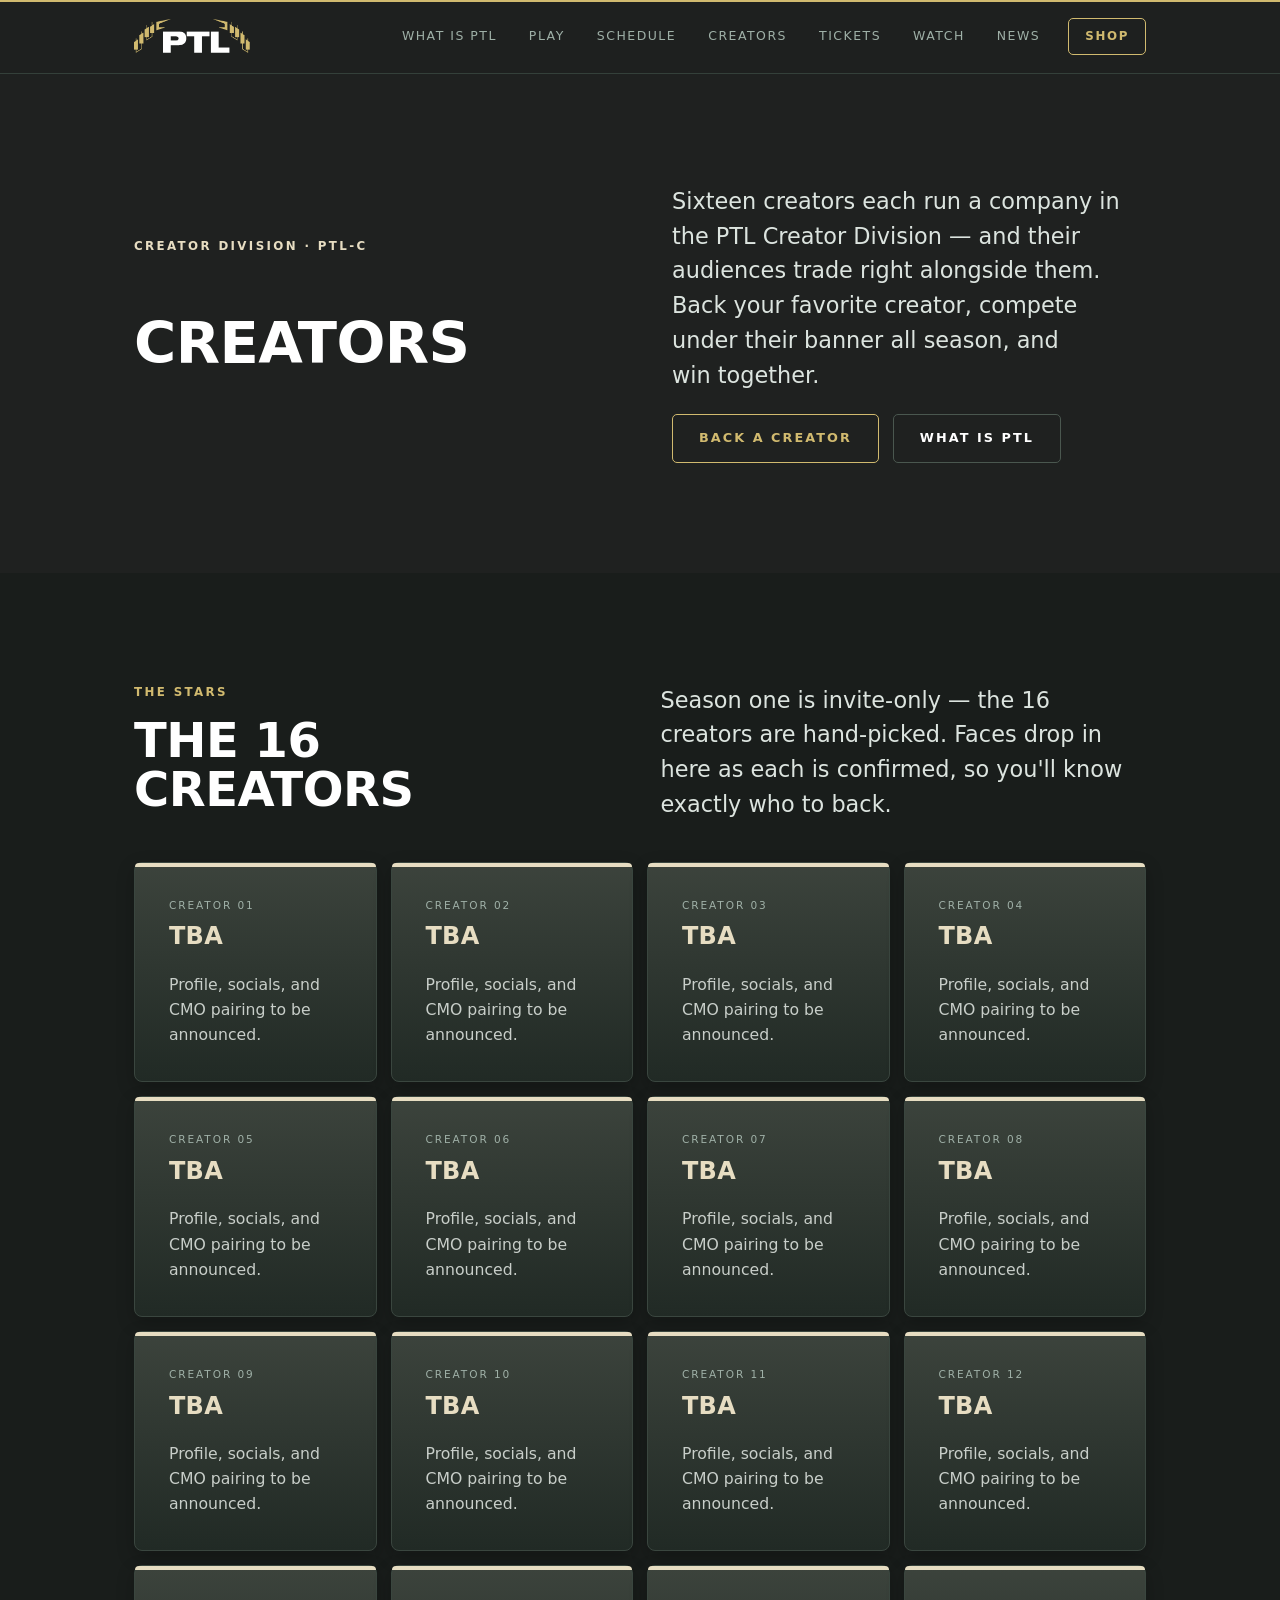
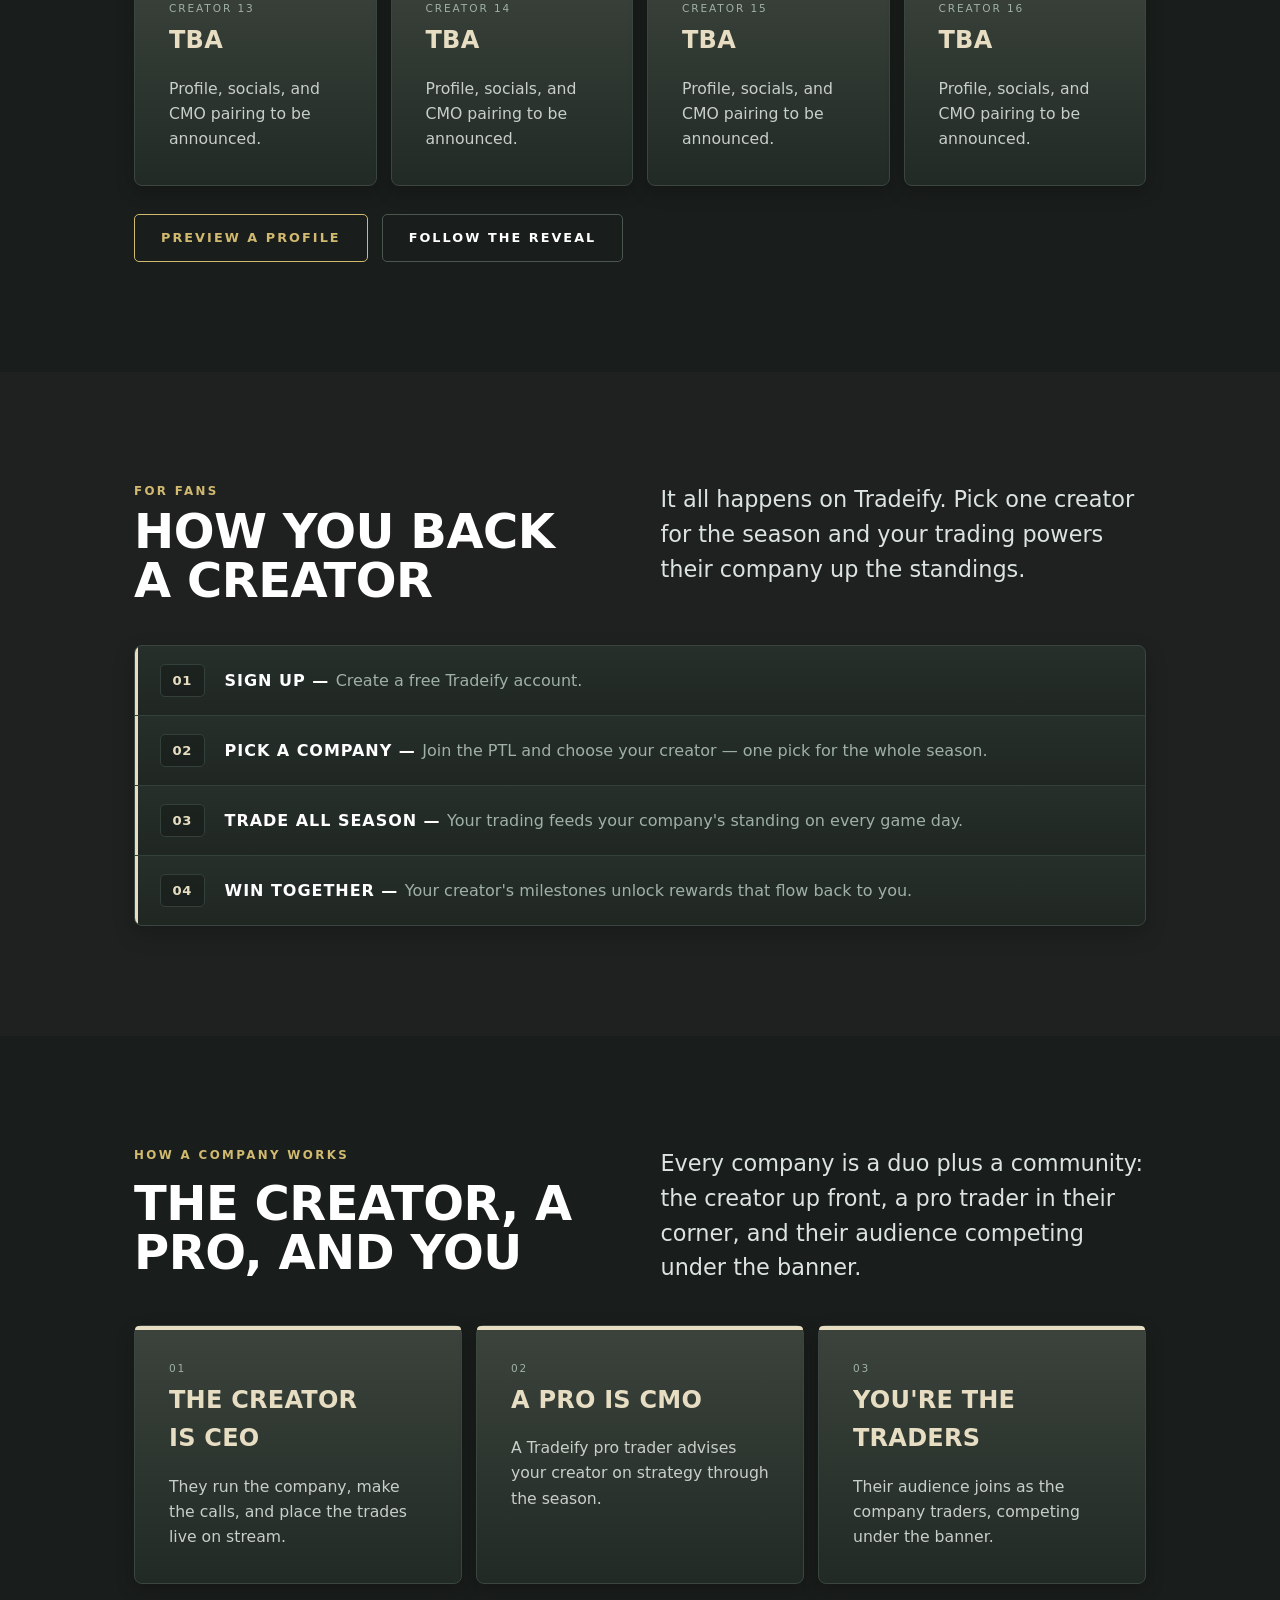
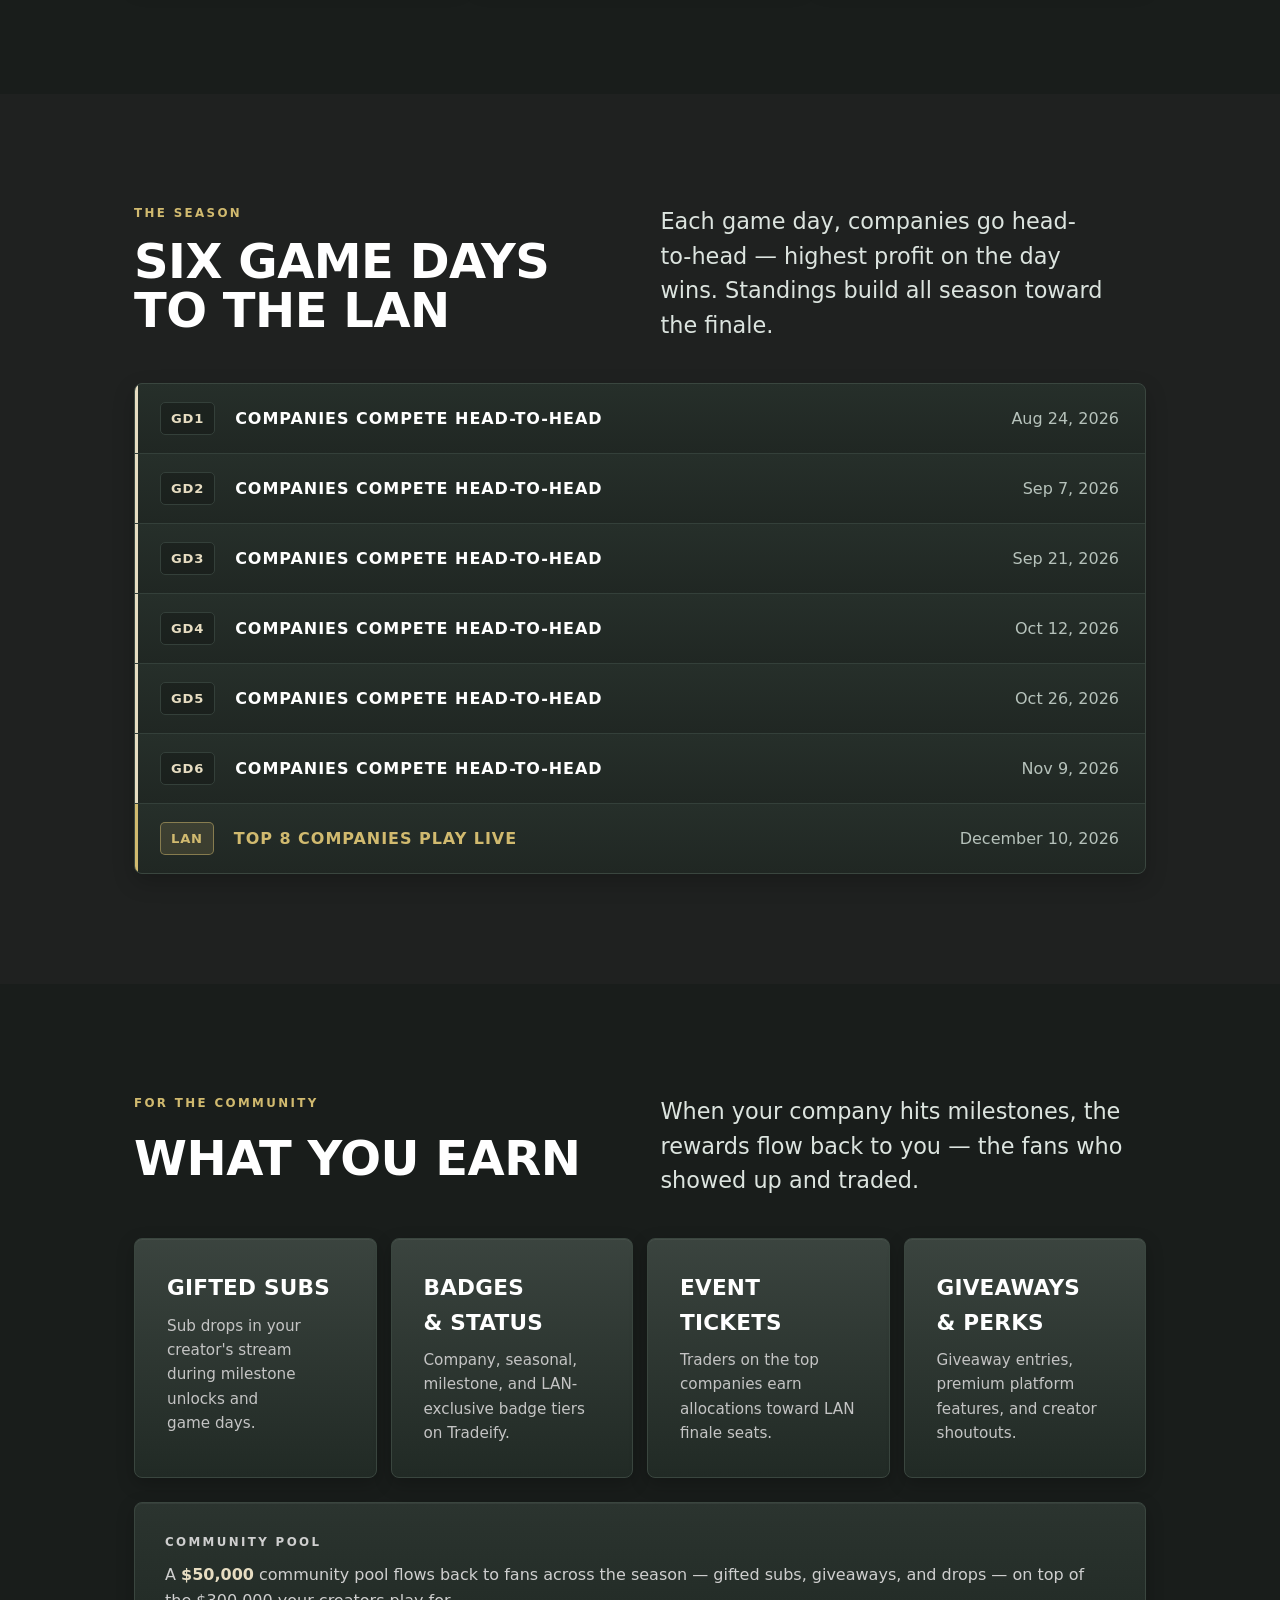
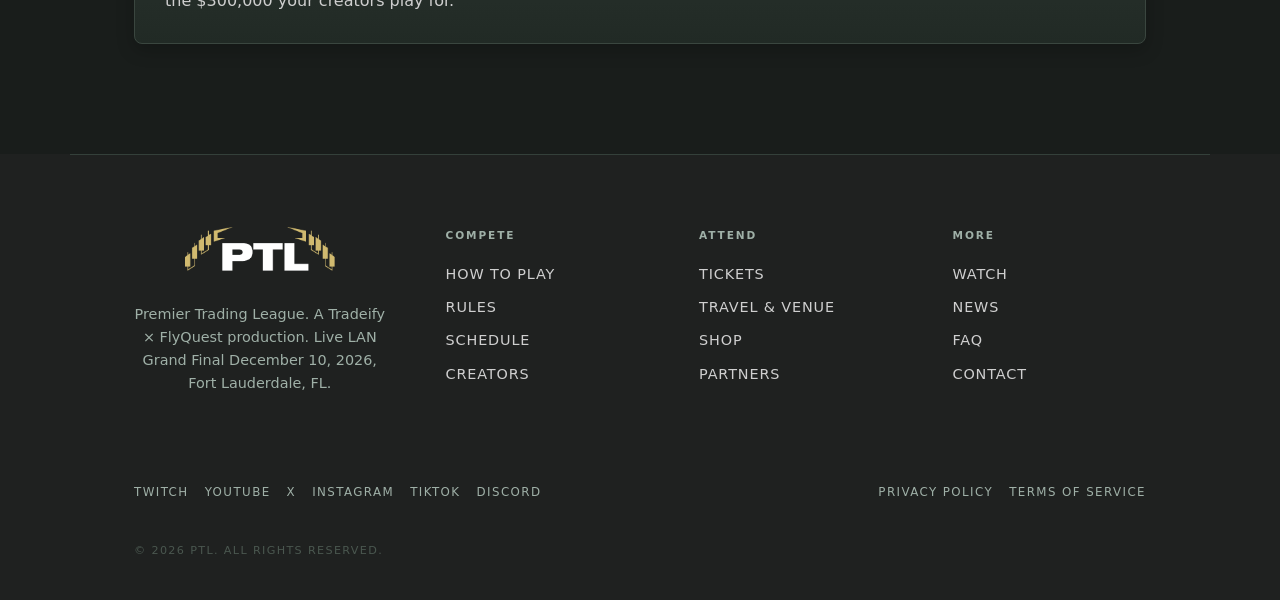
<file: creators.html>
﻿<!DOCTYPE html><html lang="en"> <head><meta charset="utf-8"><meta name="viewport" content="width=device-width, initial-scale=1"><link rel="icon" type="image/png" href="images/favicon.png"><link rel="apple-touch-icon" href="images/apple-touch-icon.png"><title>Creators — PTL</title><meta name="description" content="Back your favorite creator in the PTL Creator Division: join their company, trade under their banner, and win together."><meta property="og:title" content="Creators — PTL"><meta property="og:description" content="Back your favorite creator in the PTL Creator Division: join their company, trade under their banner, and win together."><meta name="theme-color" content="#1F2120"><link rel="stylesheet" href="css/contact.C18jvFe5.css"></head> <body> <header class="site-head"> <div class="wrap head-row"> <a class="brand" href="/" aria-label="Premier Trading League home"><img class="brand-logo" src="images/logo-ptl.png" alt="PTL" width="221" height="65"></a> <div class="nav-right"> <nav class="nav" id="nav"> <a href="/what-is-ptl">What is PTL</a><a href="/play">Play</a><a href="/schedule">Schedule</a><a href="/creators">Creators</a><a href="/tickets">Tickets</a><a href="/watch">Watch</a><a href="/news">News</a> </nav> <a class="nav-shop" href="#">Shop</a> <button class="nav-toggle" id="nav-toggle" aria-expanded="false" aria-controls="nav">Menu</button> </div> </div> </header> <script type="module">const t=document.getElementById("nav-toggle"),n=document.getElementById("nav");t?.addEventListener("click",()=>{const e=n?.classList.toggle("open");t.setAttribute("aria-expanded",String(!!e))});</script> <main>  <section class="section wrap"> <p class="eyebrow" style="color:var(--ptlc)">Creator Division · PTL-C</p> <h1 style="font-size:clamp(2.2rem,6vw,3.6rem);margin:8px 0 22px">Creators</h1> <p class="lead">Sixteen creators each run a company in the PTL Creator Division — and their audiences trade right alongside them. Back your favorite creator, compete under their banner all season, and win together.</p> <div class="btn-row"> <a class="btn gold" href="#">Back a creator</a> <a class="btn" href="/what-is-ptl">What is PTL</a> </div> </section>  <section class="section wrap"> <div class="sec-head"><p class="eyebrow">The stars</p><h2>The 16 creators</h2> <p class="lead">Season one is invite-only — the 16 creators are hand-picked. Faces drop in here as each is confirmed, so you'll know exactly who to back.</p> </div> <div class="tracks"> <a class="track" style="--c:var(--ptlc)" href="/creators/sample"> <div class="bar" style="background:var(--ptlc)"></div> <div class="kind">Creator 01</div> <h3 style="color:var(--ptlc)">TBA</h3> <p class="track-blurb">Profile, socials, and CMO pairing to be announced.</p> </a><a class="track" style="--c:var(--ptlc)" href="/creators/sample"> <div class="bar" style="background:var(--ptlc)"></div> <div class="kind">Creator 02</div> <h3 style="color:var(--ptlc)">TBA</h3> <p class="track-blurb">Profile, socials, and CMO pairing to be announced.</p> </a><a class="track" style="--c:var(--ptlc)" href="/creators/sample"> <div class="bar" style="background:var(--ptlc)"></div> <div class="kind">Creator 03</div> <h3 style="color:var(--ptlc)">TBA</h3> <p class="track-blurb">Profile, socials, and CMO pairing to be announced.</p> </a><a class="track" style="--c:var(--ptlc)" href="/creators/sample"> <div class="bar" style="background:var(--ptlc)"></div> <div class="kind">Creator 04</div> <h3 style="color:var(--ptlc)">TBA</h3> <p class="track-blurb">Profile, socials, and CMO pairing to be announced.</p> </a><a class="track" style="--c:var(--ptlc)" href="/creators/sample"> <div class="bar" style="background:var(--ptlc)"></div> <div class="kind">Creator 05</div> <h3 style="color:var(--ptlc)">TBA</h3> <p class="track-blurb">Profile, socials, and CMO pairing to be announced.</p> </a><a class="track" style="--c:var(--ptlc)" href="/creators/sample"> <div class="bar" style="background:var(--ptlc)"></div> <div class="kind">Creator 06</div> <h3 style="color:var(--ptlc)">TBA</h3> <p class="track-blurb">Profile, socials, and CMO pairing to be announced.</p> </a><a class="track" style="--c:var(--ptlc)" href="/creators/sample"> <div class="bar" style="background:var(--ptlc)"></div> <div class="kind">Creator 07</div> <h3 style="color:var(--ptlc)">TBA</h3> <p class="track-blurb">Profile, socials, and CMO pairing to be announced.</p> </a><a class="track" style="--c:var(--ptlc)" href="/creators/sample"> <div class="bar" style="background:var(--ptlc)"></div> <div class="kind">Creator 08</div> <h3 style="color:var(--ptlc)">TBA</h3> <p class="track-blurb">Profile, socials, and CMO pairing to be announced.</p> </a><a class="track" style="--c:var(--ptlc)" href="/creators/sample"> <div class="bar" style="background:var(--ptlc)"></div> <div class="kind">Creator 09</div> <h3 style="color:var(--ptlc)">TBA</h3> <p class="track-blurb">Profile, socials, and CMO pairing to be announced.</p> </a><a class="track" style="--c:var(--ptlc)" href="/creators/sample"> <div class="bar" style="background:var(--ptlc)"></div> <div class="kind">Creator 10</div> <h3 style="color:var(--ptlc)">TBA</h3> <p class="track-blurb">Profile, socials, and CMO pairing to be announced.</p> </a><a class="track" style="--c:var(--ptlc)" href="/creators/sample"> <div class="bar" style="background:var(--ptlc)"></div> <div class="kind">Creator 11</div> <h3 style="color:var(--ptlc)">TBA</h3> <p class="track-blurb">Profile, socials, and CMO pairing to be announced.</p> </a><a class="track" style="--c:var(--ptlc)" href="/creators/sample"> <div class="bar" style="background:var(--ptlc)"></div> <div class="kind">Creator 12</div> <h3 style="color:var(--ptlc)">TBA</h3> <p class="track-blurb">Profile, socials, and CMO pairing to be announced.</p> </a><a class="track" style="--c:var(--ptlc)" href="/creators/sample"> <div class="bar" style="background:var(--ptlc)"></div> <div class="kind">Creator 13</div> <h3 style="color:var(--ptlc)">TBA</h3> <p class="track-blurb">Profile, socials, and CMO pairing to be announced.</p> </a><a class="track" style="--c:var(--ptlc)" href="/creators/sample"> <div class="bar" style="background:var(--ptlc)"></div> <div class="kind">Creator 14</div> <h3 style="color:var(--ptlc)">TBA</h3> <p class="track-blurb">Profile, socials, and CMO pairing to be announced.</p> </a><a class="track" style="--c:var(--ptlc)" href="/creators/sample"> <div class="bar" style="background:var(--ptlc)"></div> <div class="kind">Creator 15</div> <h3 style="color:var(--ptlc)">TBA</h3> <p class="track-blurb">Profile, socials, and CMO pairing to be announced.</p> </a><a class="track" style="--c:var(--ptlc)" href="/creators/sample"> <div class="bar" style="background:var(--ptlc)"></div> <div class="kind">Creator 16</div> <h3 style="color:var(--ptlc)">TBA</h3> <p class="track-blurb">Profile, socials, and CMO pairing to be announced.</p> </a> </div> <div class="btn-row"> <a class="btn gold" href="/creators/sample">Preview a profile</a> <a class="btn" href="/news">Follow the reveal</a> </div> </section>  <section class="section wrap"> <div class="sec-head"><p class="eyebrow">For fans</p><h2>How you back a creator</h2> <p class="lead">It all happens on Tradeify. Pick one creator for the season and your trading powers their company up the standings.</p> </div> <div class="timeline"> <div class="leg" style="--c:var(--ptlc)"> <span class="idx">01</span> <span class="what">Sign up — <span style="color:var(--muted);text-transform:none;letter-spacing:0;font-weight:450">Create a free Tradeify account.</span></span> </div><div class="leg" style="--c:var(--ptlc)"> <span class="idx">02</span> <span class="what">Pick a company — <span style="color:var(--muted);text-transform:none;letter-spacing:0;font-weight:450">Join the PTL and choose your creator — one pick for the whole season.</span></span> </div><div class="leg" style="--c:var(--ptlc)"> <span class="idx">03</span> <span class="what">Trade all season — <span style="color:var(--muted);text-transform:none;letter-spacing:0;font-weight:450">Your trading feeds your company&#39;s standing on every game day.</span></span> </div><div class="leg" style="--c:var(--ptlc)"> <span class="idx">04</span> <span class="what">Win together — <span style="color:var(--muted);text-transform:none;letter-spacing:0;font-weight:450">Your creator&#39;s milestones unlock rewards that flow back to you.</span></span> </div> </div> </section>  <section class="section wrap"> <div class="sec-head"><p class="eyebrow">How a company works</p><h2>The creator, a pro, and you</h2> <p class="lead">Every company is a duo plus a community: the creator up front, a pro trader in their corner, and their audience competing under the banner.</p> </div> <div class="tracks"> <div class="track" style="--c:var(--ptlc)"> <div class="bar" style="background:var(--ptlc)"></div> <div class="kind">01</div> <h3 style="color:var(--ptlc)">The creator is CEO</h3> <p class="track-blurb">They run the company, make the calls, and place the trades live on stream.</p> </div><div class="track" style="--c:var(--ptlc)"> <div class="bar" style="background:var(--ptlc)"></div> <div class="kind">02</div> <h3 style="color:var(--ptlc)">A pro is CMO</h3> <p class="track-blurb">A Tradeify pro trader advises your creator on strategy through the season.</p> </div><div class="track" style="--c:var(--ptlc)"> <div class="bar" style="background:var(--ptlc)"></div> <div class="kind">03</div> <h3 style="color:var(--ptlc)">You&#39;re the traders</h3> <p class="track-blurb">Their audience joins as the company traders, competing under the banner.</p> </div> </div> </section>  <section class="section wrap"> <div class="sec-head"><p class="eyebrow">The season</p><h2>Six game days to the LAN</h2> <p class="lead">Each game day, companies go head-to-head — highest profit on the day wins. Standings build all season toward the finale.</p> </div> <div class="timeline"> <div class="leg" style="--c:var(--ptlc)"><span class="idx">GD1</span><span class="what">Companies compete head-to-head</span><span class="when">Aug 24, 2026</span></div><div class="leg" style="--c:var(--ptlc)"><span class="idx">GD2</span><span class="what">Companies compete head-to-head</span><span class="when">Sep 7, 2026</span></div><div class="leg" style="--c:var(--ptlc)"><span class="idx">GD3</span><span class="what">Companies compete head-to-head</span><span class="when">Sep 21, 2026</span></div><div class="leg" style="--c:var(--ptlc)"><span class="idx">GD4</span><span class="what">Companies compete head-to-head</span><span class="when">Oct 12, 2026</span></div><div class="leg" style="--c:var(--ptlc)"><span class="idx">GD5</span><span class="what">Companies compete head-to-head</span><span class="when">Oct 26, 2026</span></div><div class="leg" style="--c:var(--ptlc)"><span class="idx">GD6</span><span class="what">Companies compete head-to-head</span><span class="when">Nov 9, 2026</span></div> <div class="leg finale"><span class="idx">LAN</span><span class="what">Top 8 companies play live</span><span class="when">December 10, 2026</span></div> </div> </section>  <section class="section wrap"> <div class="sec-head"><p class="eyebrow">For the community</p><h2>What you earn</h2> <p class="lead">When your company hits milestones, the rewards flow back to you — the fans who showed up and traded.</p> </div> <div class="cards"> <div class="card"> <div class="k"><h3>Gifted subs</h3></div> <p>Sub drops in your creator&#39;s stream during milestone unlocks and game days.</p> </div><div class="card"> <div class="k"><h3>Badges &amp; status</h3></div> <p>Company, seasonal, milestone, and LAN-exclusive badge tiers on Tradeify.</p> </div><div class="card"> <div class="k"><h3>Event tickets</h3></div> <p>Traders on the top companies earn allocations toward LAN finale seats.</p> </div><div class="card"> <div class="k"><h3>Giveaways &amp; perks</h3></div> <p>Giveaway entries, premium platform features, and creator shoutouts.</p> </div> </div> <div class="panel" style="margin-top:24px"> <p class="eyebrow">Community pool</p> <p>A <strong style="color:var(--ptlc)">$50,000</strong> community pool flows back to fans across the season — gifted subs, giveaways, and drops — on top of the $300,000 your creators play for.</p> </div> </section>  </main> <footer> <div class="wrap foot"> <div class="foot-brand"> <a class="brand" href="/" aria-label="Premier Trading League home"><img class="foot-logo" src="images/logo-ptl.png" alt="PTL" width="221" height="65"></a> <p>Premier Trading League. A Tradeify × FlyQuest production. Live LAN Grand Final December 10, 2026, Fort Lauderdale, FL.</p> </div> <div class="foot-col"> <h4>Compete</h4> <a href="/play">How to play</a> <a href="/rules">Rules</a> <a href="/schedule">Schedule</a> <a href="/creators">Creators</a> </div> <div class="foot-col"> <h4>Attend</h4> <a href="/tickets">Tickets</a> <a href="/tickets#venue">Travel & venue</a> <a href="#">Shop</a> <a href="/partners">Partners</a> </div> <div class="foot-col"> <h4>More</h4> <a href="/watch">Watch</a> <a href="/news">News</a> <a href="/what-is-ptl#faq">FAQ</a> <a href="/contact">Contact</a> </div> </div> <div class="wrap foot-bottom"> <span class="socials"> <a href="#">Twitch</a><a href="#">YouTube</a><a href="#">X</a><a href="#">Instagram</a><a href="#">TikTok</a><a href="#">Discord</a> </span> <span class="legal"> <a href="/privacy">Privacy Policy</a><a href="/terms">Terms of Service</a> </span> </div> <div class="wrap foot-copy">© 2026 PTL. All rights reserved.</div> </footer> </body></html>
</file>
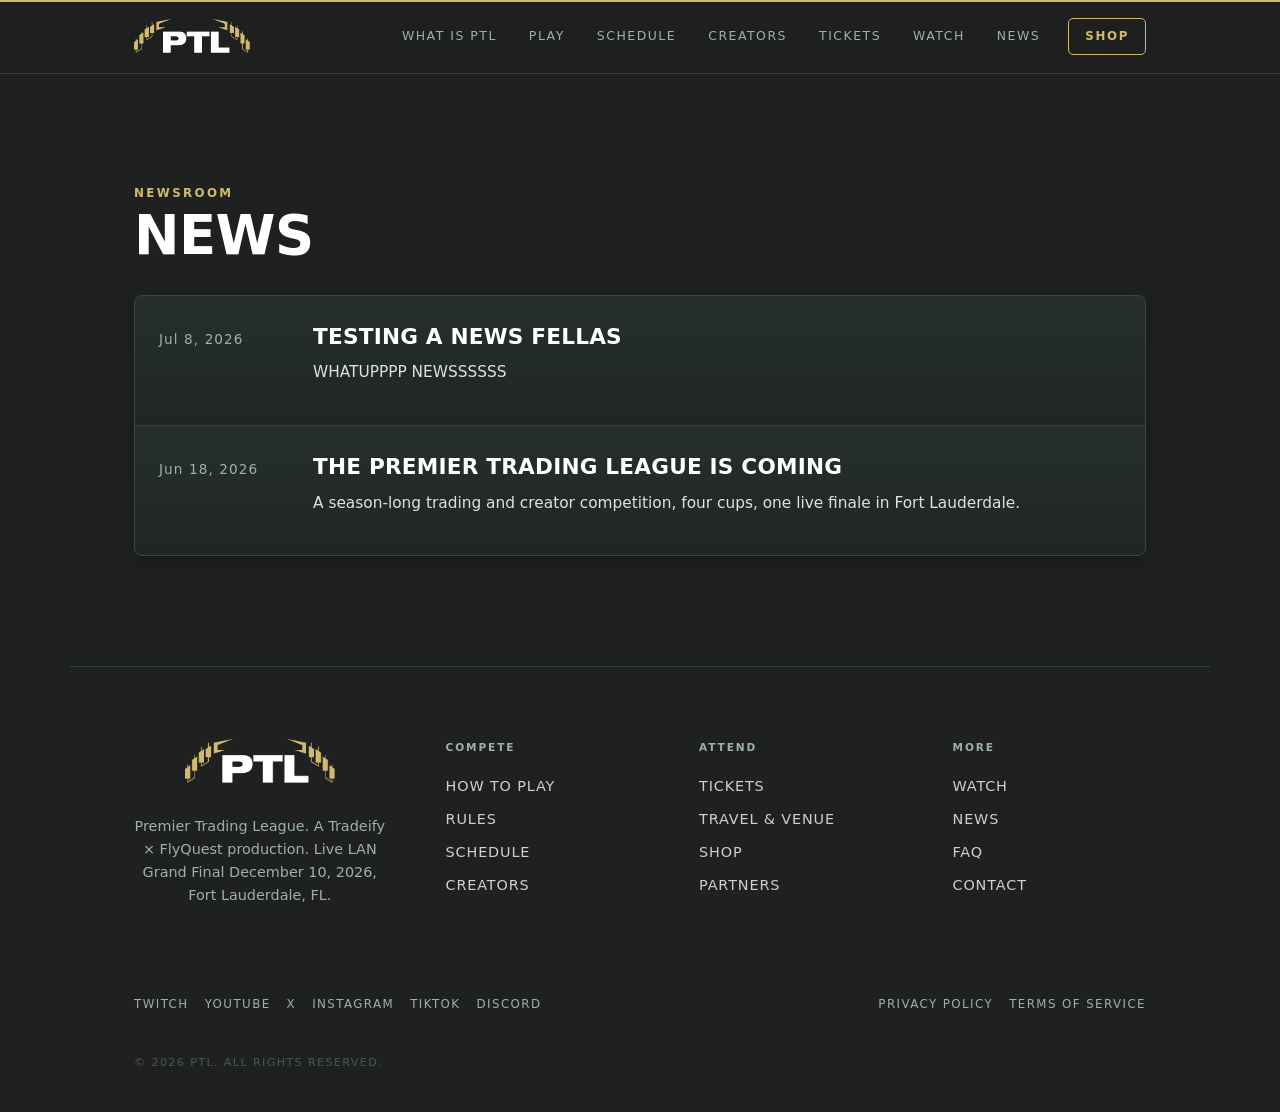
<file: news.html>
﻿<!DOCTYPE html><html lang="en"> <head><meta charset="utf-8"><meta name="viewport" content="width=device-width, initial-scale=1"><link rel="icon" type="image/png" href="images/favicon.png"><link rel="apple-touch-icon" href="images/apple-touch-icon.png"><title>News — PTL</title><meta name="description" content="Be part of the biggest trading league in the world."><meta property="og:title" content="News — PTL"><meta property="og:description" content="Be part of the biggest trading league in the world."><meta name="theme-color" content="#1F2120"><link rel="stylesheet" href="css/contact.C18jvFe5.css"></head> <body> <header class="site-head"> <div class="wrap head-row"> <a class="brand" href="/" aria-label="Premier Trading League home"><img class="brand-logo" src="images/logo-ptl.png" alt="PTL" width="221" height="65"></a> <div class="nav-right"> <nav class="nav" id="nav"> <a href="/what-is-ptl">What is PTL</a><a href="/play">Play</a><a href="/schedule">Schedule</a><a href="/creators">Creators</a><a href="/tickets">Tickets</a><a href="/watch">Watch</a><a href="/news">News</a> </nav> <a class="nav-shop" href="#">Shop</a> <button class="nav-toggle" id="nav-toggle" aria-expanded="false" aria-controls="nav">Menu</button> </div> </div> </header> <script type="module">const t=document.getElementById("nav-toggle"),n=document.getElementById("nav");t?.addEventListener("click",()=>{const e=n?.classList.toggle("open");t.setAttribute("aria-expanded",String(!!e))});</script> <main>  <section class="section wrap"> <p class="eyebrow">Newsroom</p> <h1 style="font-size:clamp(2.2rem,6vw,3.4rem);margin:8px 0 34px">News</h1> <div class="news-list"> <a class="news-row" href="/news/testing-a-news-fellas"> <span class="date">Jul 8, 2026</span> <div> <h3>Testing a news fellas</h3> <p class="sum">WHATUPPPP NEWSSSSSS</p> </div> </a><a class="news-row" href="/news/welcome-to-ptl"> <span class="date">Jun 18, 2026</span> <div> <h3>The Premier Trading League is coming</h3> <p class="sum">A season-long trading and creator competition, four cups, one live finale in Fort Lauderdale.</p> </div> </a> </div> </section>  </main> <footer> <div class="wrap foot"> <div class="foot-brand"> <a class="brand" href="/" aria-label="Premier Trading League home"><img class="foot-logo" src="images/logo-ptl.png" alt="PTL" width="221" height="65"></a> <p>Premier Trading League. A Tradeify × FlyQuest production. Live LAN Grand Final December 10, 2026, Fort Lauderdale, FL.</p> </div> <div class="foot-col"> <h4>Compete</h4> <a href="/play">How to play</a> <a href="/rules">Rules</a> <a href="/schedule">Schedule</a> <a href="/creators">Creators</a> </div> <div class="foot-col"> <h4>Attend</h4> <a href="/tickets">Tickets</a> <a href="/tickets#venue">Travel & venue</a> <a href="#">Shop</a> <a href="/partners">Partners</a> </div> <div class="foot-col"> <h4>More</h4> <a href="/watch">Watch</a> <a href="/news">News</a> <a href="/what-is-ptl#faq">FAQ</a> <a href="/contact">Contact</a> </div> </div> <div class="wrap foot-bottom"> <span class="socials"> <a href="#">Twitch</a><a href="#">YouTube</a><a href="#">X</a><a href="#">Instagram</a><a href="#">TikTok</a><a href="#">Discord</a> </span> <span class="legal"> <a href="/privacy">Privacy Policy</a><a href="/terms">Terms of Service</a> </span> </div> <div class="wrap foot-copy">© 2026 PTL. All rights reserved.</div> </footer> </body></html>
</file>
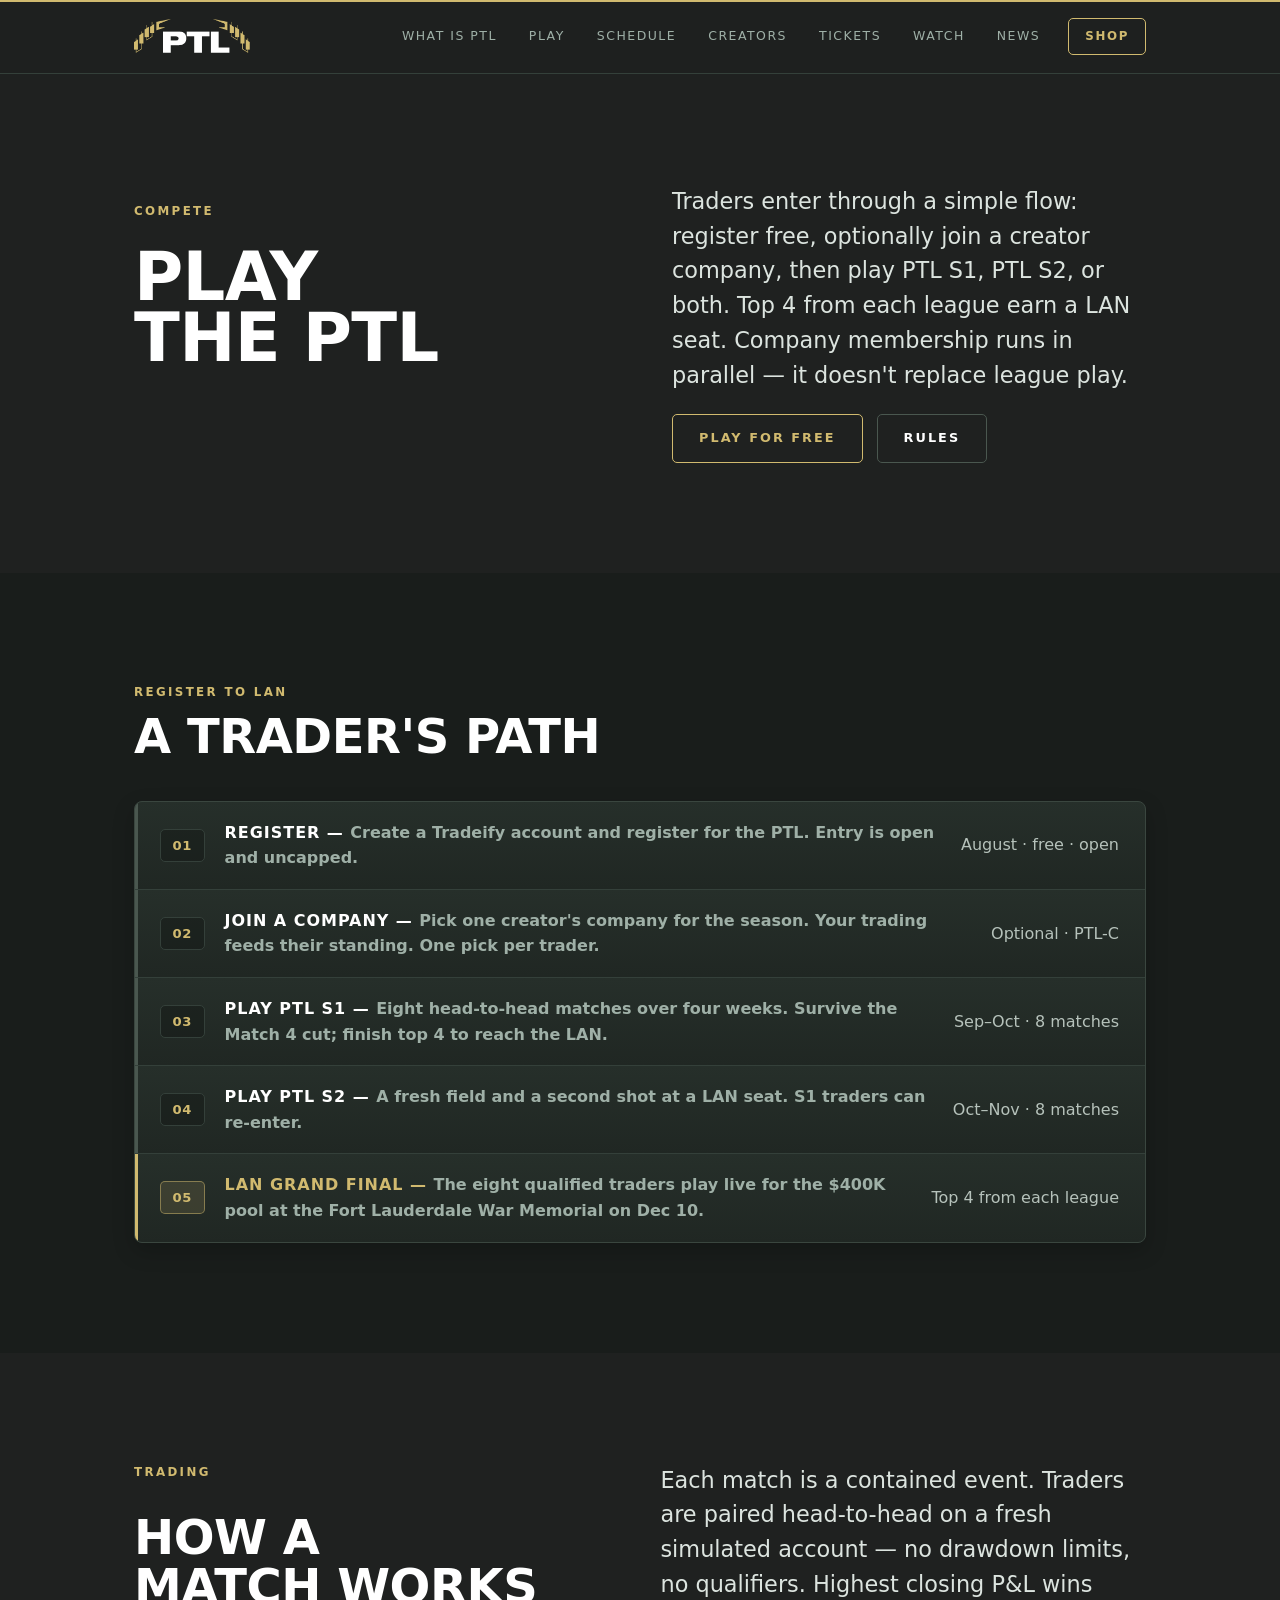
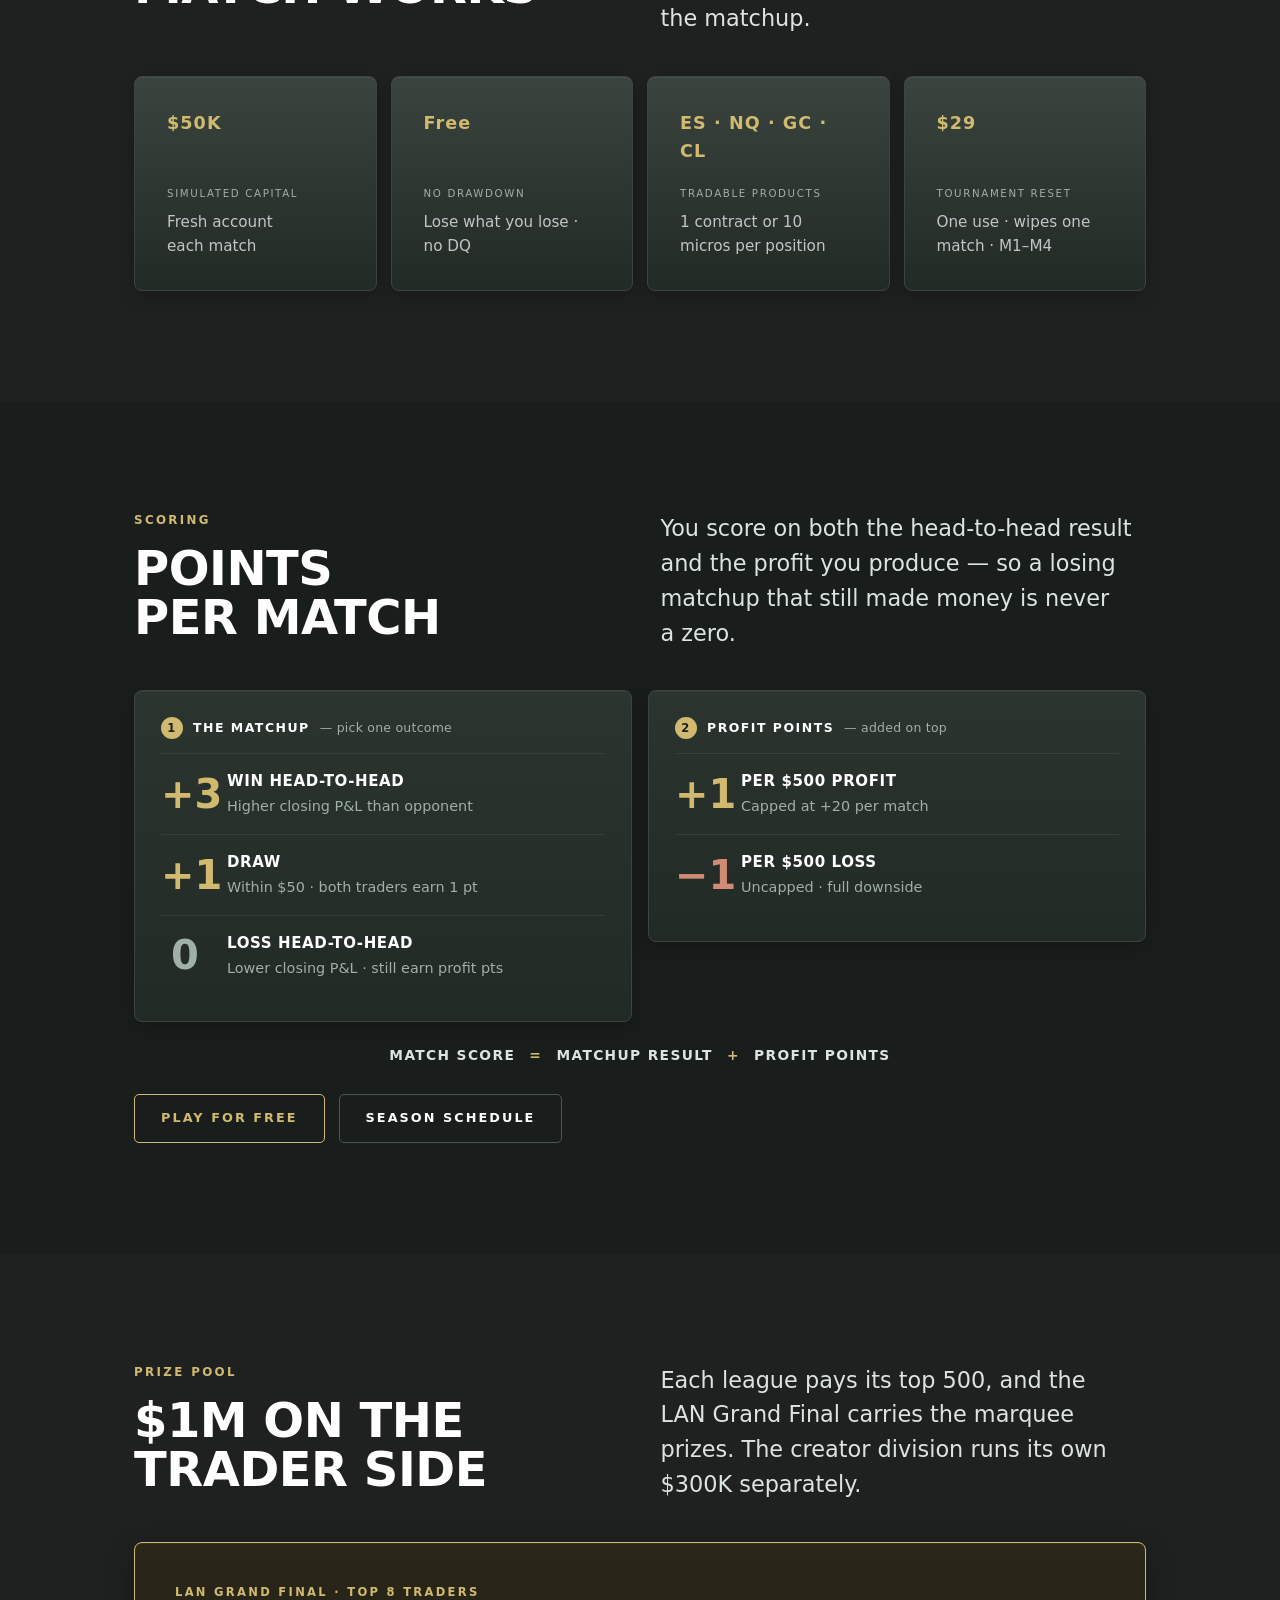
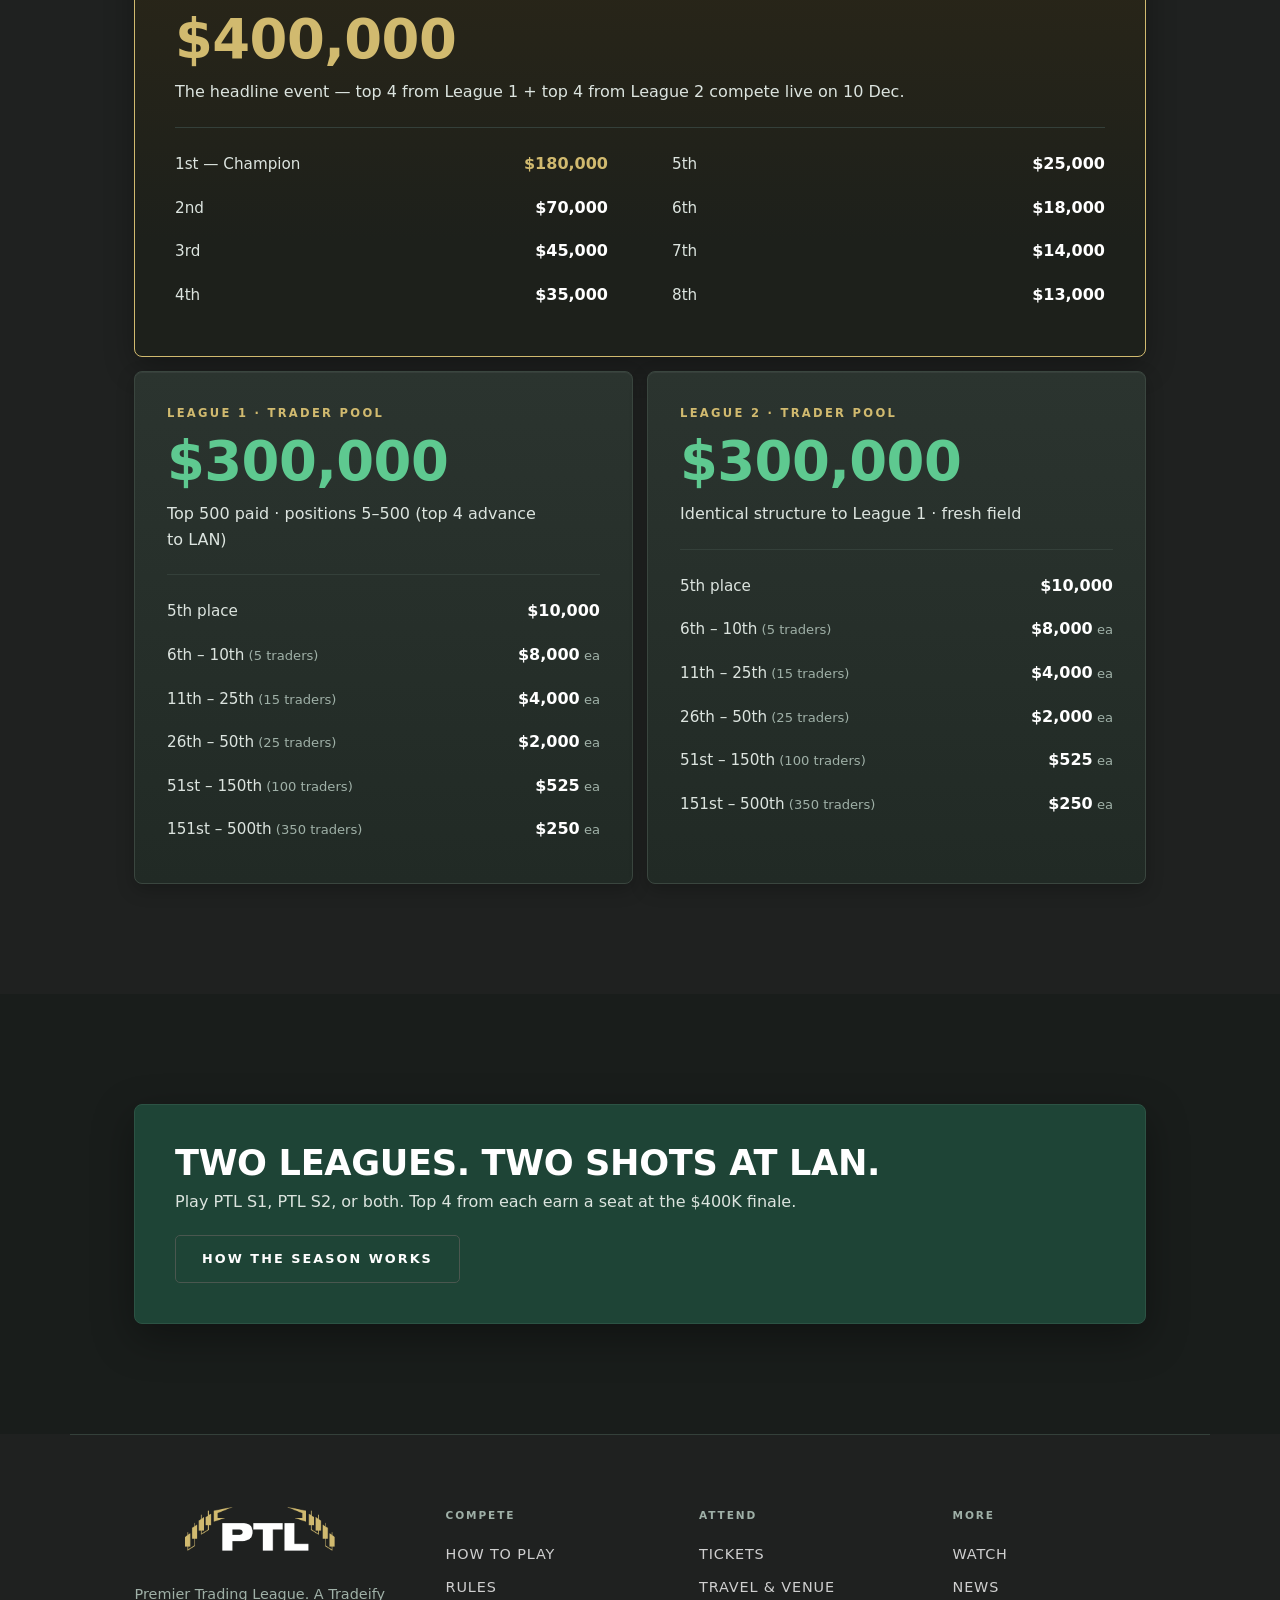
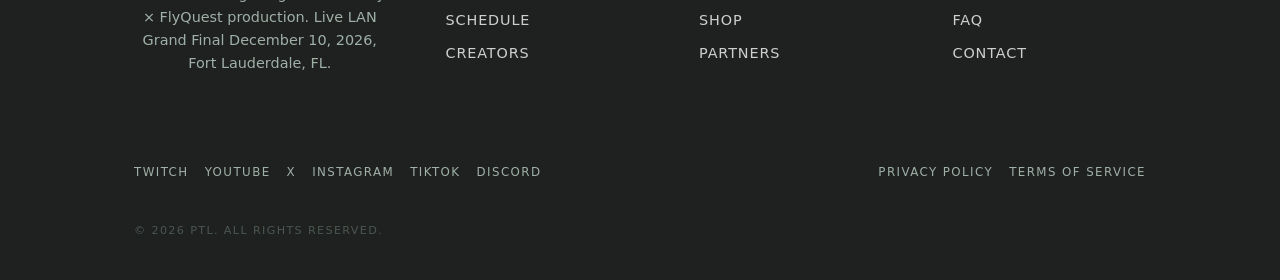
<file: play.html>
﻿<!DOCTYPE html><html lang="en"> <head><meta charset="utf-8"><meta name="viewport" content="width=device-width, initial-scale=1"><link rel="icon" type="image/png" href="images/favicon.png"><link rel="apple-touch-icon" href="images/apple-touch-icon.png"><title>Play — PTL</title><meta name="description" content="How to enter the Premier Trading League: register free, play PTL S1 and S2, and race for a LAN seat."><meta property="og:title" content="Play — PTL"><meta property="og:description" content="How to enter the Premier Trading League: register free, play PTL S1 and S2, and race for a LAN seat."><meta name="theme-color" content="#1F2120"><link rel="stylesheet" href="css/contact.C18jvFe5.css"></head> <body> <header class="site-head"> <div class="wrap head-row"> <a class="brand" href="/" aria-label="Premier Trading League home"><img class="brand-logo" src="images/logo-ptl.png" alt="PTL" width="221" height="65"></a> <div class="nav-right"> <nav class="nav" id="nav"> <a href="/what-is-ptl">What is PTL</a><a href="/play">Play</a><a href="/schedule">Schedule</a><a href="/creators">Creators</a><a href="/tickets">Tickets</a><a href="/watch">Watch</a><a href="/news">News</a> </nav> <a class="nav-shop" href="#">Shop</a> <button class="nav-toggle" id="nav-toggle" aria-expanded="false" aria-controls="nav">Menu</button> </div> </div> </header> <script type="module">const t=document.getElementById("nav-toggle"),n=document.getElementById("nav");t?.addEventListener("click",()=>{const e=n?.classList.toggle("open");t.setAttribute("aria-expanded",String(!!e))});</script> <main>  <section class="section wrap"> <p class="eyebrow">Compete</p> <h1 style="font-size:clamp(2.4rem,7vw,4.2rem);margin:8px 0 22px">Play the PTL</h1> <p class="lead">Traders enter through a simple flow: register free, optionally join a creator company, then play PTL S1, PTL S2, or both. Top 4 from each league earn a LAN seat. Company membership runs in parallel — it doesn&#39;t replace league play.</p> <div class="btn-row"> <a class="btn gold" href="#">Play for free</a> <a class="btn" href="/rules">Rules</a> </div> </section>  <section class="section wrap"> <div class="sec-head"> <p class="eyebrow">Register to LAN</p> <h2>A trader's path</h2> </div> <div class="timeline"> <div class="leg"> <span class="idx">01</span> <span class="what">Register — <span style="color:var(--muted);text-transform:none;letter-spacing:0">Create a Tradeify account and register for the PTL. Entry is open and uncapped.</span></span> <span class="when">August · free · open</span> </div><div class="leg"> <span class="idx">02</span> <span class="what">Join a company — <span style="color:var(--muted);text-transform:none;letter-spacing:0">Pick one creator&#39;s company for the season. Your trading feeds their standing. One pick per trader.</span></span> <span class="when">Optional · PTL-C</span> </div><div class="leg"> <span class="idx">03</span> <span class="what">Play PTL S1 — <span style="color:var(--muted);text-transform:none;letter-spacing:0">Eight head-to-head matches over four weeks. Survive the Match 4 cut; finish top 4 to reach the LAN.</span></span> <span class="when">Sep–Oct · 8 matches</span> </div><div class="leg"> <span class="idx">04</span> <span class="what">Play PTL S2 — <span style="color:var(--muted);text-transform:none;letter-spacing:0">A fresh field and a second shot at a LAN seat. S1 traders can re-enter.</span></span> <span class="when">Oct–Nov · 8 matches</span> </div><div class="leg finale"> <span class="idx">05</span> <span class="what">LAN Grand Final — <span style="color:var(--muted);text-transform:none;letter-spacing:0">The eight qualified traders play live for the $400K pool at the Fort Lauderdale War Memorial on Dec 10.</span></span> <span class="when">Top 4 from each league</span> </div> </div> </section>  <section class="section wrap"> <div class="sec-head"> <p class="eyebrow">Trading</p> <h2>How a match works</h2> <p class="lead">Each match is a contained event. Traders are paired head-to-head on a fresh simulated account — no drawdown limits, no qualifiers. Highest closing P&amp;L wins the matchup.</p> </div> <div class="cards"> <div class="card"> <div class="k"><span class="code">$50K</span></div> <div class="meta">Simulated capital</div> <p>Fresh account each match</p> </div><div class="card"> <div class="k"><span class="code">Free</span></div> <div class="meta">No drawdown</div> <p>Lose what you lose · no DQ</p> </div><div class="card"> <div class="k"><span class="code">ES · NQ · GC · CL</span></div> <div class="meta">Tradable products</div> <p>1 contract or 10 micros per position</p> </div><div class="card"> <div class="k"><span class="code">$29</span></div> <div class="meta">Tournament reset</div> <p>One use · wipes one match · M1–M4</p> </div> </div> </section>  <section class="section wrap"> <div class="sec-head"> <p class="eyebrow">Scoring</p> <h2>Points per match</h2> <p class="lead">You score on both the head-to-head result and the profit you produce — so a losing matchup that still made money is never a zero.</p> </div> <div class="scoring"> <div class="score-group"> <div class="score-ghead"><span class="gnum">1</span>The matchup<em>— pick one outcome</em></div> <div class="score-row" style="--c:var(--gold)"> <span class="sp">+3</span> <div class="si"><strong>Win head-to-head</strong><span>Higher closing P&amp;L than opponent</span></div> </div><div class="score-row" style="--c:var(--gold)"> <span class="sp">+1</span> <div class="si"><strong>Draw</strong><span>Within $50 · both traders earn 1 pt</span></div> </div><div class="score-row" style="--c:var(--muted)"> <span class="sp">0</span> <div class="si"><strong>Loss head-to-head</strong><span>Lower closing P&amp;L · still earn profit pts</span></div> </div> </div> <div class="score-group"> <div class="score-ghead"><span class="gnum">2</span>Profit points<em>— added on top</em></div> <div class="score-row" style="--c:var(--gold)"> <span class="sp">+1</span> <div class="si"><strong>Per $500 profit</strong><span>Capped at +20 per match</span></div> </div><div class="score-row" style="--c:var(--neg)"> <span class="sp">−1</span> <div class="si"><strong>Per $500 loss</strong><span>Uncapped · full downside</span></div> </div> </div> </div> <p class="score-formula">Match score <span>=</span> matchup result <span>+</span> profit points</p> <div class="btn-row"> <a class="btn gold" href="#">Play for free</a> <a class="btn" href="/schedule">Season schedule</a> </div> </section>  <section class="section wrap"> <div class="sec-head"> <p class="eyebrow">Prize pool</p> <h2>$1M on the trader side</h2> <p class="lead">Each league pays its top 500, and the LAN Grand Final carries the marquee prizes. The creator division runs its own $300K separately.</p> </div> <div class="prize-feature"> <p class="pf-label">LAN Grand Final · Top 8 traders</p> <div class="pf-amt">$400,000</div> <p class="pf-sub">The headline event — top 4 from League 1 + top 4 from League 2 compete live on 10 Dec.</p> <div class="pf-table pf-table--2col"> <div class="pf-row champ"><span class="pl">1st — Champion</span><span class="pa">$180,000</span></div><div class="pf-row"><span class="pl">2nd</span><span class="pa">$70,000</span></div><div class="pf-row"><span class="pl">3rd</span><span class="pa">$45,000</span></div><div class="pf-row"><span class="pl">4th</span><span class="pa">$35,000</span></div><div class="pf-row"><span class="pl">5th</span><span class="pa">$25,000</span></div><div class="pf-row"><span class="pl">6th</span><span class="pa">$18,000</span></div><div class="pf-row"><span class="pl">7th</span><span class="pa">$14,000</span></div><div class="pf-row"><span class="pl">8th</span><span class="pa">$13,000</span></div> </div> </div> <div class="prize-leagues"> <div class="prize-league"> <p class="pf-label">League 1 · Trader pool</p> <div class="pf-amt green">$300,000</div> <p class="pf-sub">Top 500 paid · positions 5–500 (top 4 advance to LAN)</p> <div class="pf-table"> <div class="pf-row"> <span class="pl">5th place</span> <span class="pa">$10,000</span> </div><div class="pf-row"> <span class="pl">6th – 10th<span class="pc"> (5 traders)</span></span> <span class="pa">$8,000<span class="ea"> ea</span></span> </div><div class="pf-row"> <span class="pl">11th – 25th<span class="pc"> (15 traders)</span></span> <span class="pa">$4,000<span class="ea"> ea</span></span> </div><div class="pf-row"> <span class="pl">26th – 50th<span class="pc"> (25 traders)</span></span> <span class="pa">$2,000<span class="ea"> ea</span></span> </div><div class="pf-row"> <span class="pl">51st – 150th<span class="pc"> (100 traders)</span></span> <span class="pa">$525<span class="ea"> ea</span></span> </div><div class="pf-row"> <span class="pl">151st – 500th<span class="pc"> (350 traders)</span></span> <span class="pa">$250<span class="ea"> ea</span></span> </div> </div> </div><div class="prize-league"> <p class="pf-label">League 2 · Trader pool</p> <div class="pf-amt green">$300,000</div> <p class="pf-sub">Identical structure to League 1 · fresh field</p> <div class="pf-table"> <div class="pf-row"> <span class="pl">5th place</span> <span class="pa">$10,000</span> </div><div class="pf-row"> <span class="pl">6th – 10th<span class="pc"> (5 traders)</span></span> <span class="pa">$8,000<span class="ea"> ea</span></span> </div><div class="pf-row"> <span class="pl">11th – 25th<span class="pc"> (15 traders)</span></span> <span class="pa">$4,000<span class="ea"> ea</span></span> </div><div class="pf-row"> <span class="pl">26th – 50th<span class="pc"> (25 traders)</span></span> <span class="pa">$2,000<span class="ea"> ea</span></span> </div><div class="pf-row"> <span class="pl">51st – 150th<span class="pc"> (100 traders)</span></span> <span class="pa">$525<span class="ea"> ea</span></span> </div><div class="pf-row"> <span class="pl">151st – 500th<span class="pc"> (350 traders)</span></span> <span class="pa">$250<span class="ea"> ea</span></span> </div> </div> </div> </div> </section>  <section class="section wrap"> <div class="cta-band"> <div> <h2>Two leagues. Two shots at LAN.</h2> <p>Play PTL S1, PTL S2, or both. Top 4 from each earn a seat at the $400K finale.</p> </div> <a class="btn" href="/what-is-ptl">How the season works</a> </div> </section>  </main> <footer> <div class="wrap foot"> <div class="foot-brand"> <a class="brand" href="/" aria-label="Premier Trading League home"><img class="foot-logo" src="images/logo-ptl.png" alt="PTL" width="221" height="65"></a> <p>Premier Trading League. A Tradeify × FlyQuest production. Live LAN Grand Final December 10, 2026, Fort Lauderdale, FL.</p> </div> <div class="foot-col"> <h4>Compete</h4> <a href="/play">How to play</a> <a href="/rules">Rules</a> <a href="/schedule">Schedule</a> <a href="/creators">Creators</a> </div> <div class="foot-col"> <h4>Attend</h4> <a href="/tickets">Tickets</a> <a href="/tickets#venue">Travel & venue</a> <a href="#">Shop</a> <a href="/partners">Partners</a> </div> <div class="foot-col"> <h4>More</h4> <a href="/watch">Watch</a> <a href="/news">News</a> <a href="/what-is-ptl#faq">FAQ</a> <a href="/contact">Contact</a> </div> </div> <div class="wrap foot-bottom"> <span class="socials"> <a href="#">Twitch</a><a href="#">YouTube</a><a href="#">X</a><a href="#">Instagram</a><a href="#">TikTok</a><a href="#">Discord</a> </span> <span class="legal"> <a href="/privacy">Privacy Policy</a><a href="/terms">Terms of Service</a> </span> </div> <div class="wrap foot-copy">© 2026 PTL. All rights reserved.</div> </footer> </body></html>
</file>
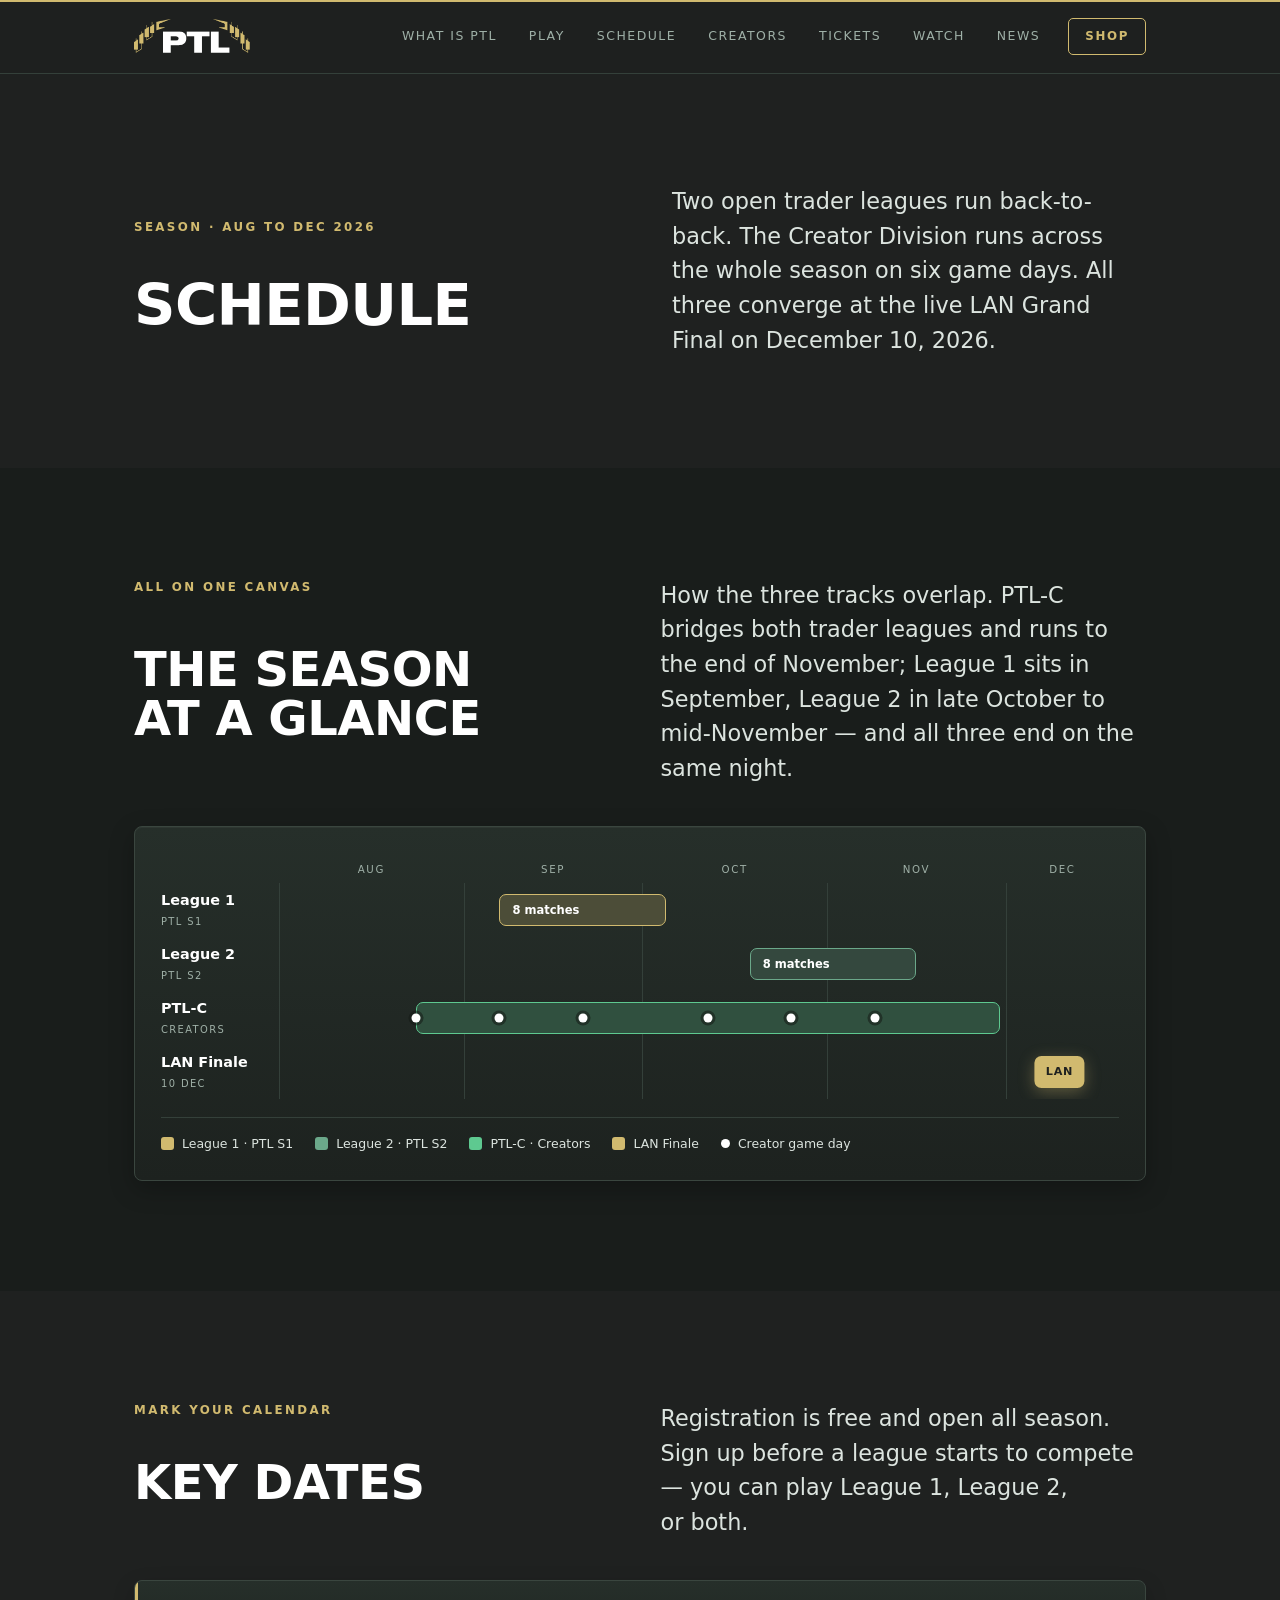
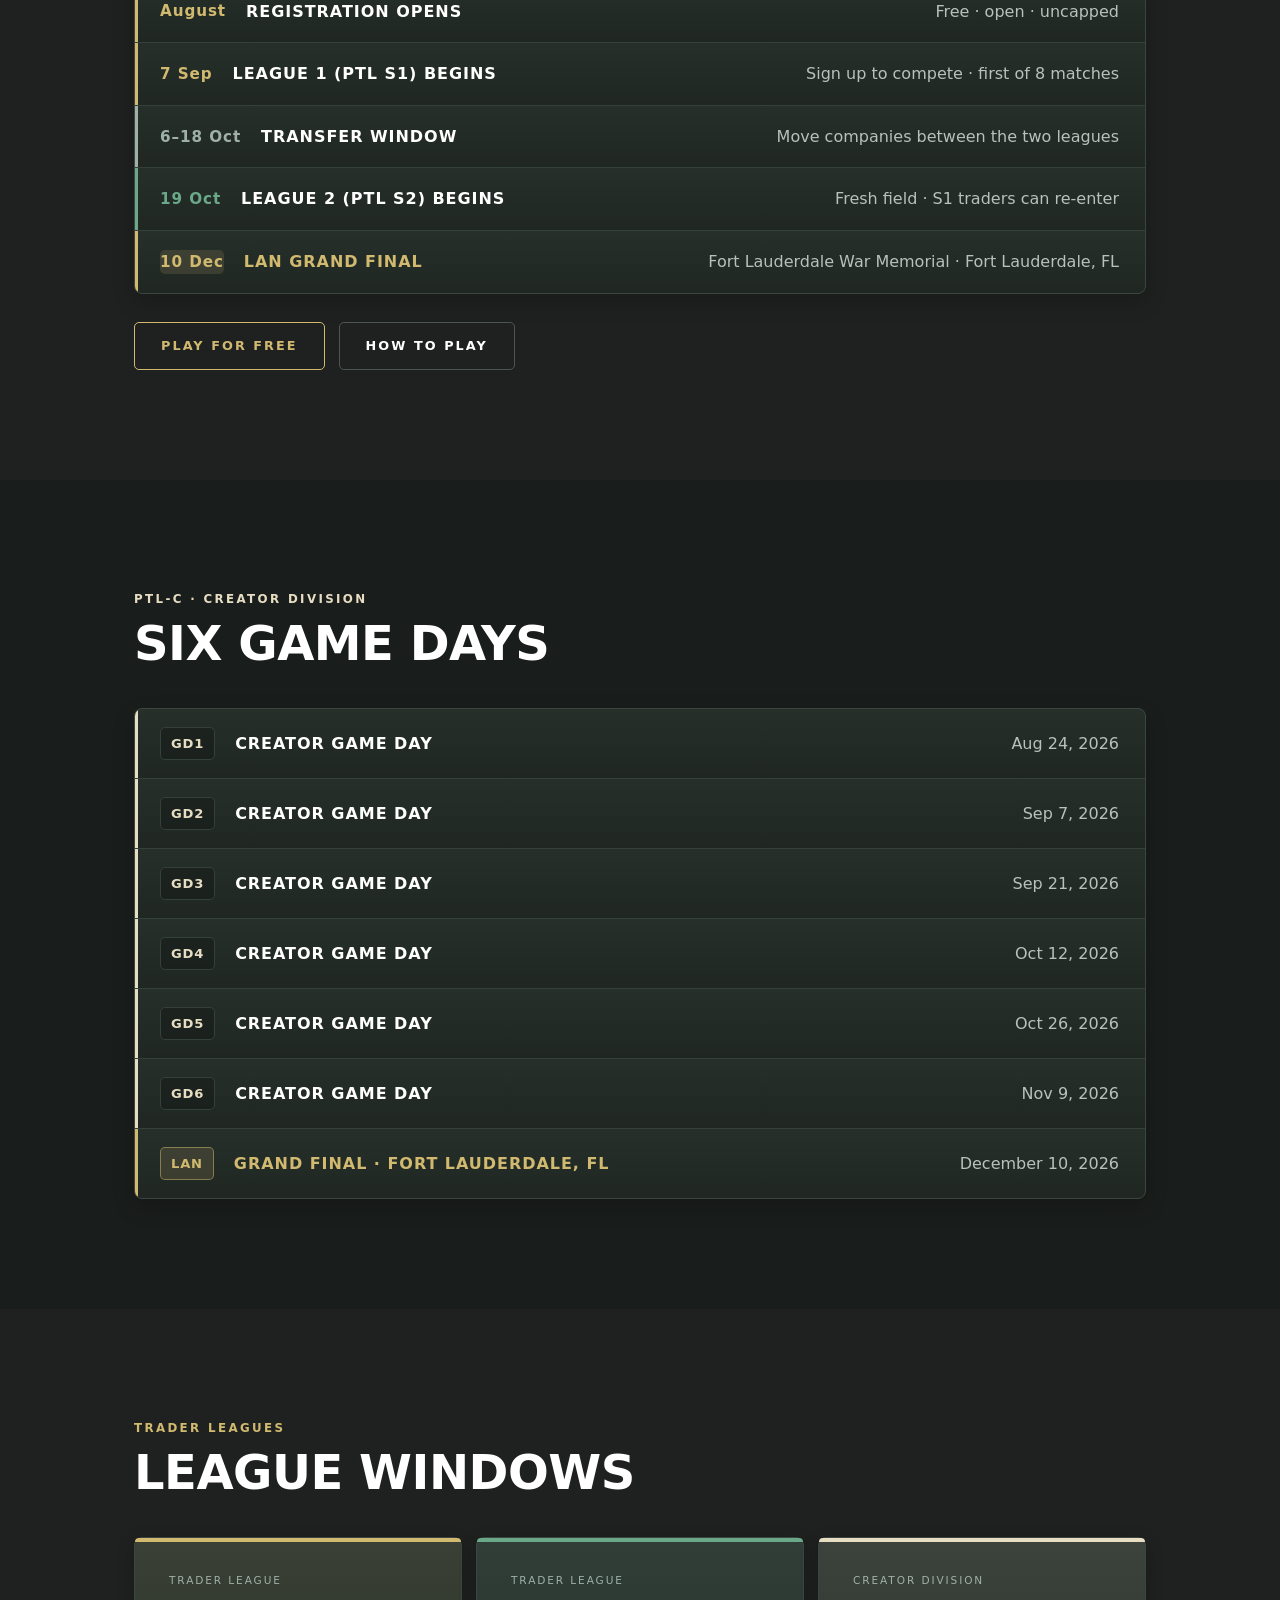
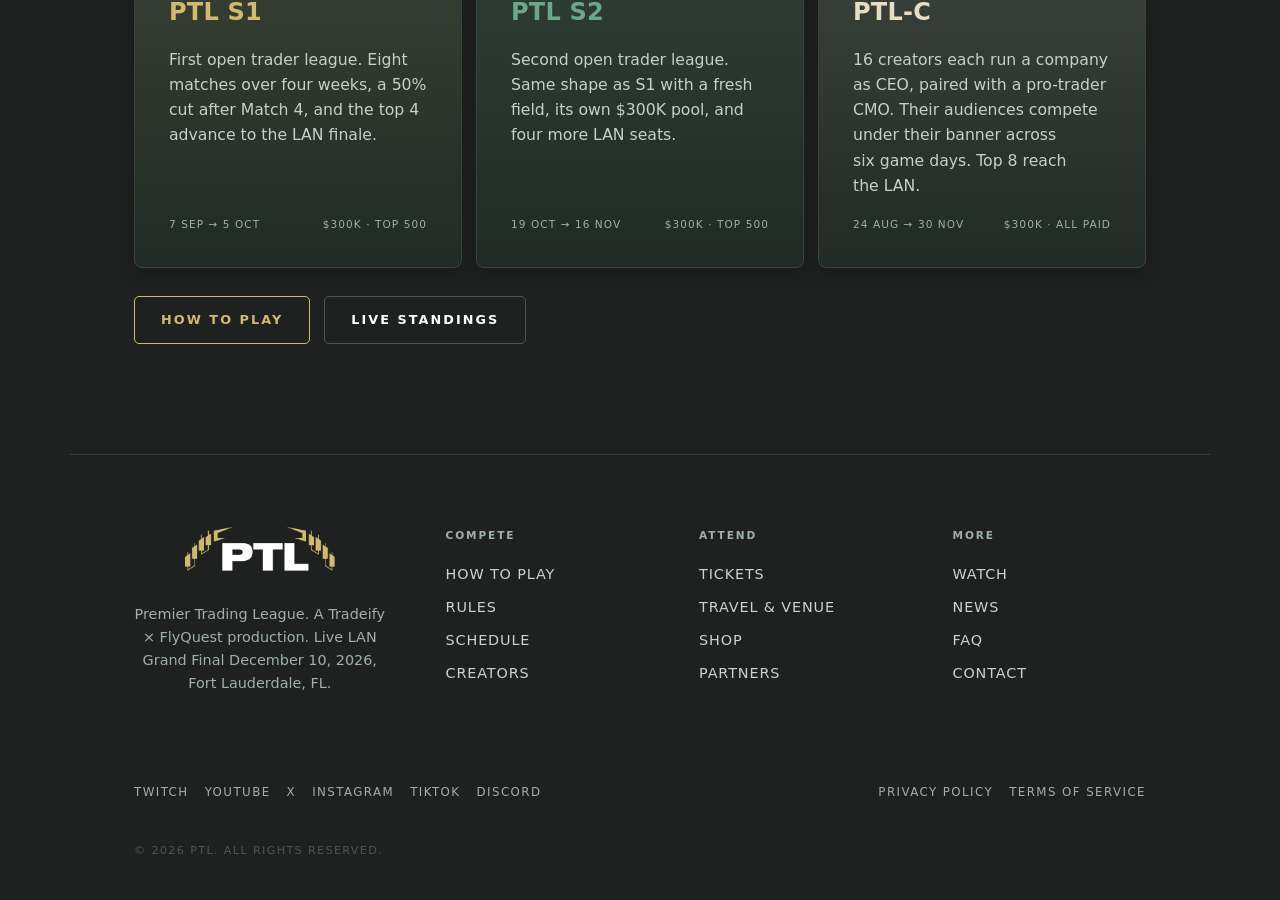
<file: schedule.html>
﻿<!DOCTYPE html><html lang="en"> <head><meta charset="utf-8"><meta name="viewport" content="width=device-width, initial-scale=1"><link rel="icon" type="image/png" href="images/favicon.png"><link rel="apple-touch-icon" href="images/apple-touch-icon.png"><title>Schedule — PTL</title><meta name="description" content="The PTL 2026 season on one timeline: two trader leagues, six creator game days, and the LAN Grand Final on December 10."><meta property="og:title" content="Schedule — PTL"><meta property="og:description" content="The PTL 2026 season on one timeline: two trader leagues, six creator game days, and the LAN Grand Final on December 10."><meta name="theme-color" content="#1F2120"><link rel="stylesheet" href="css/contact.C18jvFe5.css"></head> <body> <header class="site-head"> <div class="wrap head-row"> <a class="brand" href="/" aria-label="Premier Trading League home"><img class="brand-logo" src="images/logo-ptl.png" alt="PTL" width="221" height="65"></a> <div class="nav-right"> <nav class="nav" id="nav"> <a href="/what-is-ptl">What is PTL</a><a href="/play">Play</a><a href="/schedule">Schedule</a><a href="/creators">Creators</a><a href="/tickets">Tickets</a><a href="/watch">Watch</a><a href="/news">News</a> </nav> <a class="nav-shop" href="#">Shop</a> <button class="nav-toggle" id="nav-toggle" aria-expanded="false" aria-controls="nav">Menu</button> </div> </div> </header> <script type="module">const t=document.getElementById("nav-toggle"),n=document.getElementById("nav");t?.addEventListener("click",()=>{const e=n?.classList.toggle("open");t.setAttribute("aria-expanded",String(!!e))});</script> <main>  <section class="section wrap"> <p class="eyebrow">Season · Aug to Dec 2026</p> <h1 style="font-size:clamp(2.2rem,6vw,3.6rem);margin:8px 0 26px">Schedule</h1> <p class="lead">Two open trader leagues run back-to-back. The Creator Division runs across the whole season on six game days. All three converge at the live LAN Grand Final on December 10, 2026.</p> </section>  <section class="section wrap"> <div class="sec-head"><p class="eyebrow">All on one canvas</p><h2>The season at a glance</h2> <p class="lead">How the three tracks overlap. PTL-C bridges both trader leagues and runs to the end of November; League 1 sits in September, League 2 in late October to mid-November — and all three end on the same night.</p> </div> <div class="gantt"> <div class="gantt-scroll"> <div class="gantt-canvas"> <div class="gantt-row gantt-row--head"> <div class="gantt-label"></div> <div class="gantt-track"> <span class="gantt-mlabel" style="left:10.99290780141844%">Aug</span><span class="gantt-mlabel" style="left:32.62411347517731%">Sep</span><span class="gantt-mlabel" style="left:54.25531914893618%">Oct</span><span class="gantt-mlabel" style="left:75.88652482269504%">Nov</span><span class="gantt-mlabel" style="left:93.26241134751774%">Dec</span> </div> </div> <div class="gantt-row"> <div class="gantt-label"><strong>League 1</strong><span>PTL S1</span></div> <div class="gantt-track"> <i class="gantt-line" style="left:0%"></i><i class="gantt-line" style="left:21.98581560283688%"></i><i class="gantt-line" style="left:43.262411347517734%"></i><i class="gantt-line" style="left:65.24822695035462%"></i><i class="gantt-line" style="left:86.52482269503547%"></i> <div class="gantt-bar" style="left:26.24113475177305%;width:19.858156028368793%;--c:var(--l1)"> <span class="gantt-bar-text">8 matches</span> </div>  </div> </div><div class="gantt-row"> <div class="gantt-label"><strong>League 2</strong><span>PTL S2</span></div> <div class="gantt-track"> <i class="gantt-line" style="left:0%"></i><i class="gantt-line" style="left:21.98581560283688%"></i><i class="gantt-line" style="left:43.262411347517734%"></i><i class="gantt-line" style="left:65.24822695035462%"></i><i class="gantt-line" style="left:86.52482269503547%"></i> <div class="gantt-bar" style="left:56.02836879432624%;width:19.858156028368796%;--c:var(--l2)"> <span class="gantt-bar-text">8 matches</span> </div>  </div> </div><div class="gantt-row"> <div class="gantt-label"><strong>PTL-C</strong><span>Creators</span></div> <div class="gantt-track"> <i class="gantt-line" style="left:0%"></i><i class="gantt-line" style="left:21.98581560283688%"></i><i class="gantt-line" style="left:43.262411347517734%"></i><i class="gantt-line" style="left:65.24822695035462%"></i><i class="gantt-line" style="left:86.52482269503547%"></i> <div class="gantt-bar" style="left:16.312056737588655%;width:69.50354609929079%;--c:#5ec990">  </div> <span class="gantt-dot" style="left:16.312056737588655%" title="GD1 · Aug 24"></span><span class="gantt-dot" style="left:26.24113475177305%" title="GD2 · Sep 7"></span><span class="gantt-dot" style="left:36.17021276595745%" title="GD3 · Sep 21"></span><span class="gantt-dot" style="left:51.06382978723404%" title="GD4 · Oct 12"></span><span class="gantt-dot" style="left:60.99290780141844%" title="GD5 · Oct 26"></span><span class="gantt-dot" style="left:70.92198581560284%" title="GD6 · Nov 9"></span> </div> </div> <div class="gantt-row"> <div class="gantt-label"><strong>LAN Finale</strong><span>10 Dec</span></div> <div class="gantt-track"> <i class="gantt-line" style="left:0%"></i><i class="gantt-line" style="left:21.98581560283688%"></i><i class="gantt-line" style="left:43.262411347517734%"></i><i class="gantt-line" style="left:65.24822695035462%"></i><i class="gantt-line" style="left:86.52482269503547%"></i> <span class="gantt-lan" style="left:92.90780141843972%">LAN</span> </div> </div> </div> </div> <div class="gantt-legend"> <span><i style="background:var(--l1)"></i>League 1 · PTL S1</span> <span><i style="background:var(--l2)"></i>League 2 · PTL S2</span> <span><i style="background:#5ec990"></i>PTL-C · Creators</span> <span><i style="background:var(--gold)"></i>LAN Finale</span> <span class="gantt-legend-dot"><i class="dot"></i>Creator game day</span> </div> </div> </section>  <section class="section wrap"> <div class="sec-head"><p class="eyebrow">Mark your calendar</p><h2>Key dates</h2> <p class="lead">Registration is free and open all season. Sign up before a league starts to compete — you can play League 1, League 2, or both.</p> </div> <div class="timeline timeline--labels"> <div class="leg" style="--c:var(--gold)"> <span class="idx">August</span> <span class="what">Registration opens</span> <span class="when">Free · open · uncapped</span> </div><div class="leg" style="--c:var(--l1)"> <span class="idx">7 Sep</span> <span class="what">League 1 (PTL S1) begins</span> <span class="when">Sign up to compete · first of 8 matches</span> </div><div class="leg" style="--c:var(--muted)"> <span class="idx">6–18 Oct</span> <span class="what">Transfer window</span> <span class="when">Move companies between the two leagues</span> </div><div class="leg" style="--c:var(--l2)"> <span class="idx">19 Oct</span> <span class="what">League 2 (PTL S2) begins</span> <span class="when">Fresh field · S1 traders can re-enter</span> </div><div class="leg finale" style="--c:var(--gold)"> <span class="idx">10 Dec</span> <span class="what">LAN Grand Final</span> <span class="when">Fort Lauderdale War Memorial · Fort Lauderdale, FL</span> </div> </div> <div class="btn-row"><a class="btn gold" href="#">Play for free</a><a class="btn" href="/play">How to play</a></div> </section>  <section class="section wrap"> <div class="sec-head"><p class="eyebrow" style="color:var(--ptlc)">PTL-C · Creator Division</p><h2>Six game days</h2></div> <div class="timeline"> <div class="leg" style="--c:var(--ptlc)"> <span class="idx">GD1</span> <span class="what">Creator game day</span> <span class="when">Aug 24, 2026</span> </div><div class="leg" style="--c:var(--ptlc)"> <span class="idx">GD2</span> <span class="what">Creator game day</span> <span class="when">Sep 7, 2026</span> </div><div class="leg" style="--c:var(--ptlc)"> <span class="idx">GD3</span> <span class="what">Creator game day</span> <span class="when">Sep 21, 2026</span> </div><div class="leg" style="--c:var(--ptlc)"> <span class="idx">GD4</span> <span class="what">Creator game day</span> <span class="when">Oct 12, 2026</span> </div><div class="leg" style="--c:var(--ptlc)"> <span class="idx">GD5</span> <span class="what">Creator game day</span> <span class="when">Oct 26, 2026</span> </div><div class="leg" style="--c:var(--ptlc)"> <span class="idx">GD6</span> <span class="what">Creator game day</span> <span class="when">Nov 9, 2026</span> </div> <div class="leg finale"> <span class="idx">LAN</span> <span class="what">Grand Final · Fort Lauderdale, FL</span> <span class="when">December 10, 2026</span> </div> </div> </section>  <section class="section wrap"> <div class="sec-head"><p class="eyebrow">Trader leagues</p><h2>League windows</h2></div> <div class="tracks"> <div class="track" style="--c:var(--l1)"> <div class="bar" style="background:var(--l1)"></div> <div class="kind">Trader league</div> <h3 style="color:var(--l1)">PTL S1</h3> <p class="track-blurb">First open trader league. Eight matches over four weeks, a 50% cut after Match 4, and the top 4 advance to the LAN finale.</p> <div class="track-foot"><div class="track-meta"><span>7 Sep → 5 Oct</span><span>$300K · top 500</span></div></div> </div><div class="track" style="--c:var(--l2)"> <div class="bar" style="background:var(--l2)"></div> <div class="kind">Trader league</div> <h3 style="color:var(--l2)">PTL S2</h3> <p class="track-blurb">Second open trader league. Same shape as S1 with a fresh field, its own $300K pool, and four more LAN seats.</p> <div class="track-foot"><div class="track-meta"><span>19 Oct → 16 Nov</span><span>$300K · top 500</span></div></div> </div><div class="track" style="--c:var(--ptlc)"> <div class="bar" style="background:var(--ptlc)"></div> <div class="kind">Creator division</div> <h3 style="color:var(--ptlc)">PTL-C</h3> <p class="track-blurb">16 creators each run a company as CEO, paired with a pro-trader CMO. Their audiences compete under their banner across six game days. Top 8 reach the LAN.</p> <div class="track-foot"><div class="track-meta"><span>24 Aug → 30 Nov</span><span>$300K · all paid</span></div></div> </div> </div> <div class="btn-row"> <a class="btn gold" href="/play">How to play</a> <a class="btn" href="#">Live standings</a> </div> </section>  </main> <footer> <div class="wrap foot"> <div class="foot-brand"> <a class="brand" href="/" aria-label="Premier Trading League home"><img class="foot-logo" src="images/logo-ptl.png" alt="PTL" width="221" height="65"></a> <p>Premier Trading League. A Tradeify × FlyQuest production. Live LAN Grand Final December 10, 2026, Fort Lauderdale, FL.</p> </div> <div class="foot-col"> <h4>Compete</h4> <a href="/play">How to play</a> <a href="/rules">Rules</a> <a href="/schedule">Schedule</a> <a href="/creators">Creators</a> </div> <div class="foot-col"> <h4>Attend</h4> <a href="/tickets">Tickets</a> <a href="/tickets#venue">Travel & venue</a> <a href="#">Shop</a> <a href="/partners">Partners</a> </div> <div class="foot-col"> <h4>More</h4> <a href="/watch">Watch</a> <a href="/news">News</a> <a href="/what-is-ptl#faq">FAQ</a> <a href="/contact">Contact</a> </div> </div> <div class="wrap foot-bottom"> <span class="socials"> <a href="#">Twitch</a><a href="#">YouTube</a><a href="#">X</a><a href="#">Instagram</a><a href="#">TikTok</a><a href="#">Discord</a> </span> <span class="legal"> <a href="/privacy">Privacy Policy</a><a href="/terms">Terms of Service</a> </span> </div> <div class="wrap foot-copy">© 2026 PTL. All rights reserved.</div> </footer> </body></html>
</file>
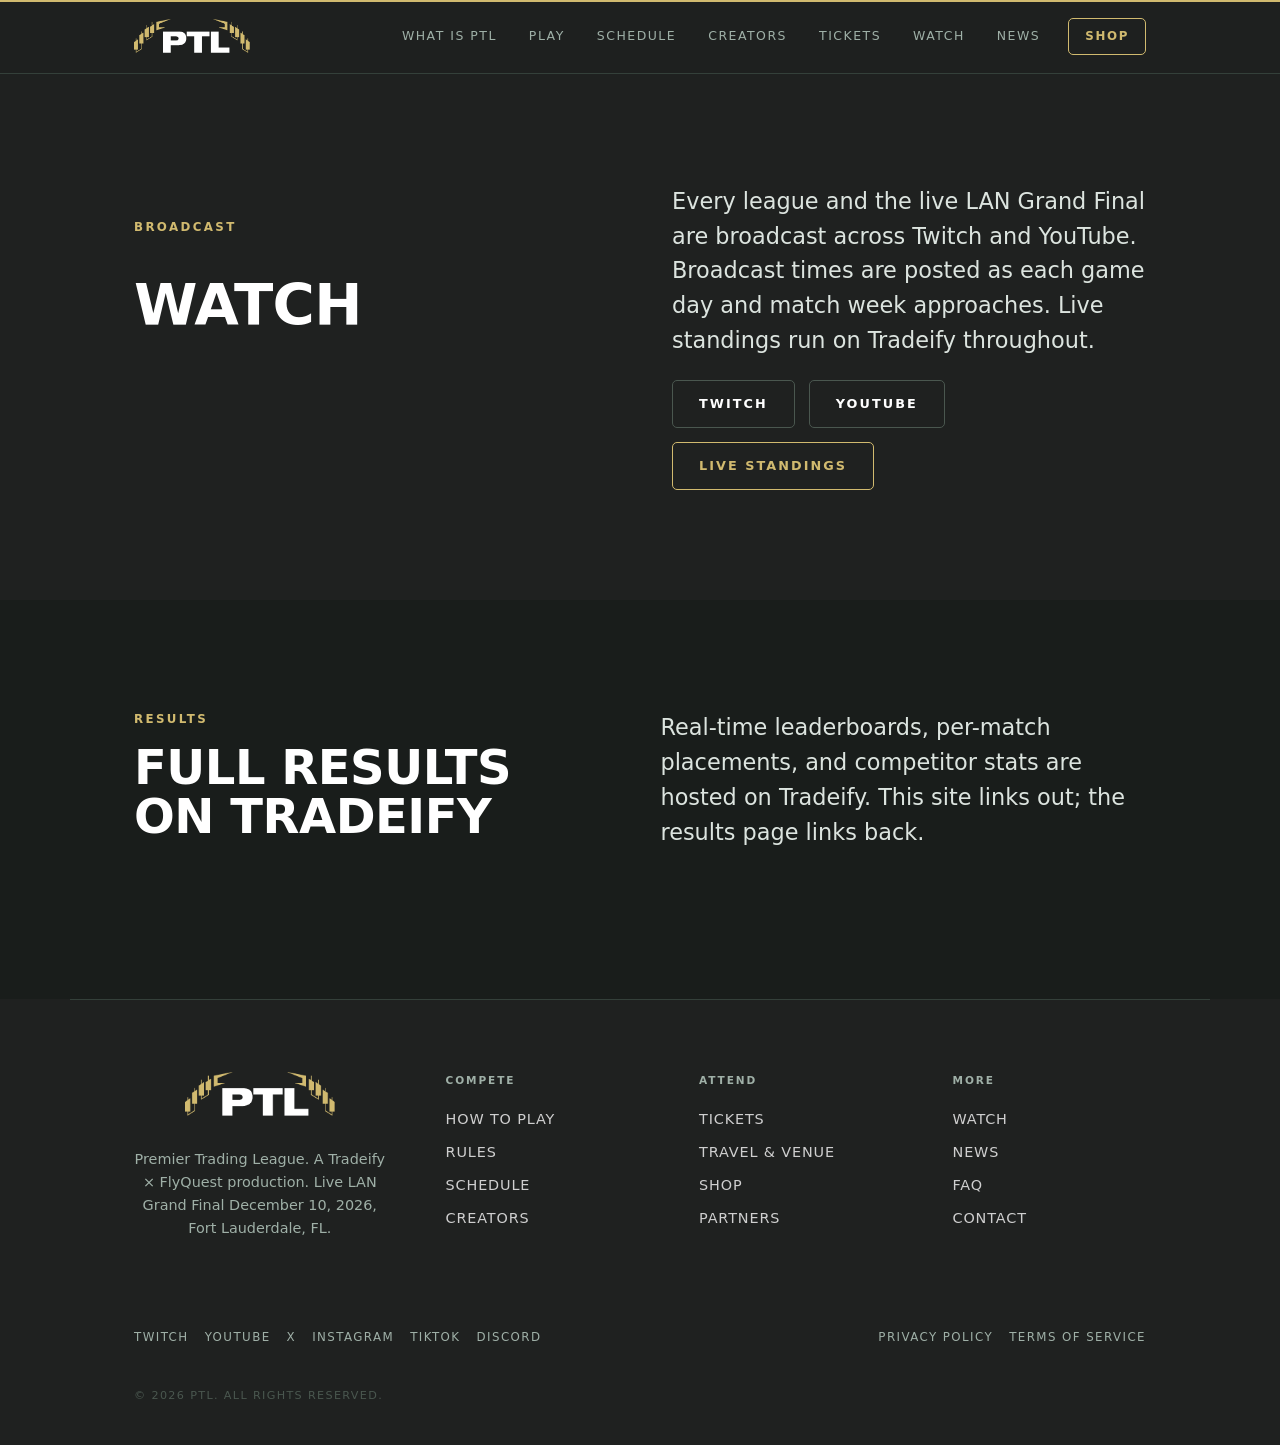
<file: watch.html>
﻿<!DOCTYPE html><html lang="en"> <head><meta charset="utf-8"><meta name="viewport" content="width=device-width, initial-scale=1"><link rel="icon" type="image/png" href="images/favicon.png"><link rel="apple-touch-icon" href="images/apple-touch-icon.png"><title>Watch — PTL</title><meta name="description" content="Where to watch PTL cups and the live finale broadcast."><meta property="og:title" content="Watch — PTL"><meta property="og:description" content="Where to watch PTL cups and the live finale broadcast."><meta name="theme-color" content="#1F2120"><link rel="stylesheet" href="css/contact.C18jvFe5.css"></head> <body> <header class="site-head"> <div class="wrap head-row"> <a class="brand" href="/" aria-label="Premier Trading League home"><img class="brand-logo" src="images/logo-ptl.png" alt="PTL" width="221" height="65"></a> <div class="nav-right"> <nav class="nav" id="nav"> <a href="/what-is-ptl">What is PTL</a><a href="/play">Play</a><a href="/schedule">Schedule</a><a href="/creators">Creators</a><a href="/tickets">Tickets</a><a href="/watch">Watch</a><a href="/news">News</a> </nav> <a class="nav-shop" href="#">Shop</a> <button class="nav-toggle" id="nav-toggle" aria-expanded="false" aria-controls="nav">Menu</button> </div> </div> </header> <script type="module">const t=document.getElementById("nav-toggle"),n=document.getElementById("nav");t?.addEventListener("click",()=>{const e=n?.classList.toggle("open");t.setAttribute("aria-expanded",String(!!e))});</script> <main>  <section class="section wrap"> <p class="eyebrow">Broadcast</p> <h1 style="font-size:clamp(2.2rem,6vw,3.6rem);margin:8px 0 26px">Watch</h1> <p class="lead">Every league and the live LAN Grand Final are broadcast across Twitch and YouTube. Broadcast times are posted as each game day and match week approaches. Live standings run on Tradeify throughout.</p> <div class="btn-row"> <a class="btn" href="#">Twitch</a> <a class="btn" href="#">YouTube</a> <a class="btn gold" href="#">Live standings</a> </div> </section> <section class="section wrap"> <div class="sec-head"><p class="eyebrow">Results</p><h2>Full results on Tradeify</h2> <p class="lead">Real-time leaderboards, per-match placements, and competitor stats are hosted on Tradeify. This site links out; the results page links back.</p> </div> </section>  </main> <footer> <div class="wrap foot"> <div class="foot-brand"> <a class="brand" href="/" aria-label="Premier Trading League home"><img class="foot-logo" src="images/logo-ptl.png" alt="PTL" width="221" height="65"></a> <p>Premier Trading League. A Tradeify × FlyQuest production. Live LAN Grand Final December 10, 2026, Fort Lauderdale, FL.</p> </div> <div class="foot-col"> <h4>Compete</h4> <a href="/play">How to play</a> <a href="/rules">Rules</a> <a href="/schedule">Schedule</a> <a href="/creators">Creators</a> </div> <div class="foot-col"> <h4>Attend</h4> <a href="/tickets">Tickets</a> <a href="/tickets#venue">Travel & venue</a> <a href="#">Shop</a> <a href="/partners">Partners</a> </div> <div class="foot-col"> <h4>More</h4> <a href="/watch">Watch</a> <a href="/news">News</a> <a href="/what-is-ptl#faq">FAQ</a> <a href="/contact">Contact</a> </div> </div> <div class="wrap foot-bottom"> <span class="socials"> <a href="#">Twitch</a><a href="#">YouTube</a><a href="#">X</a><a href="#">Instagram</a><a href="#">TikTok</a><a href="#">Discord</a> </span> <span class="legal"> <a href="/privacy">Privacy Policy</a><a href="/terms">Terms of Service</a> </span> </div> <div class="wrap foot-copy">© 2026 PTL. All rights reserved.</div> </footer> </body></html>
</file>
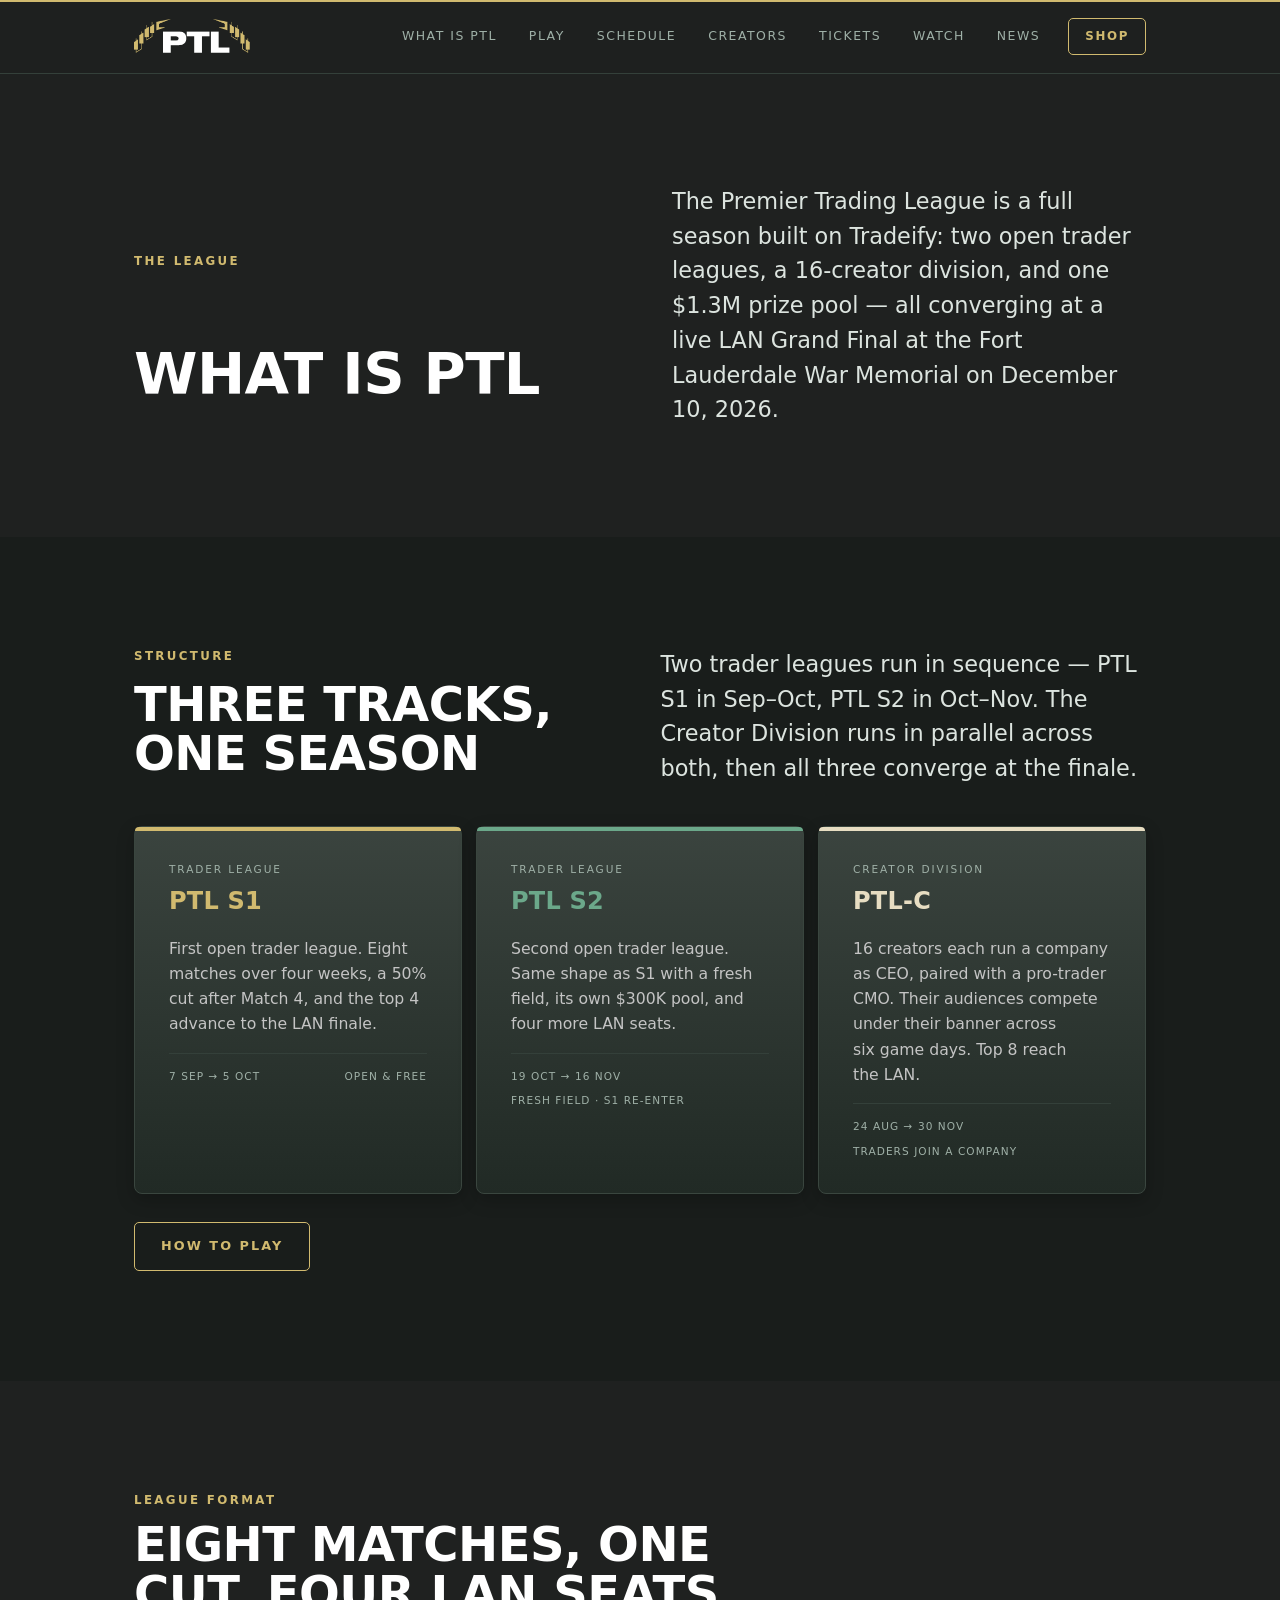
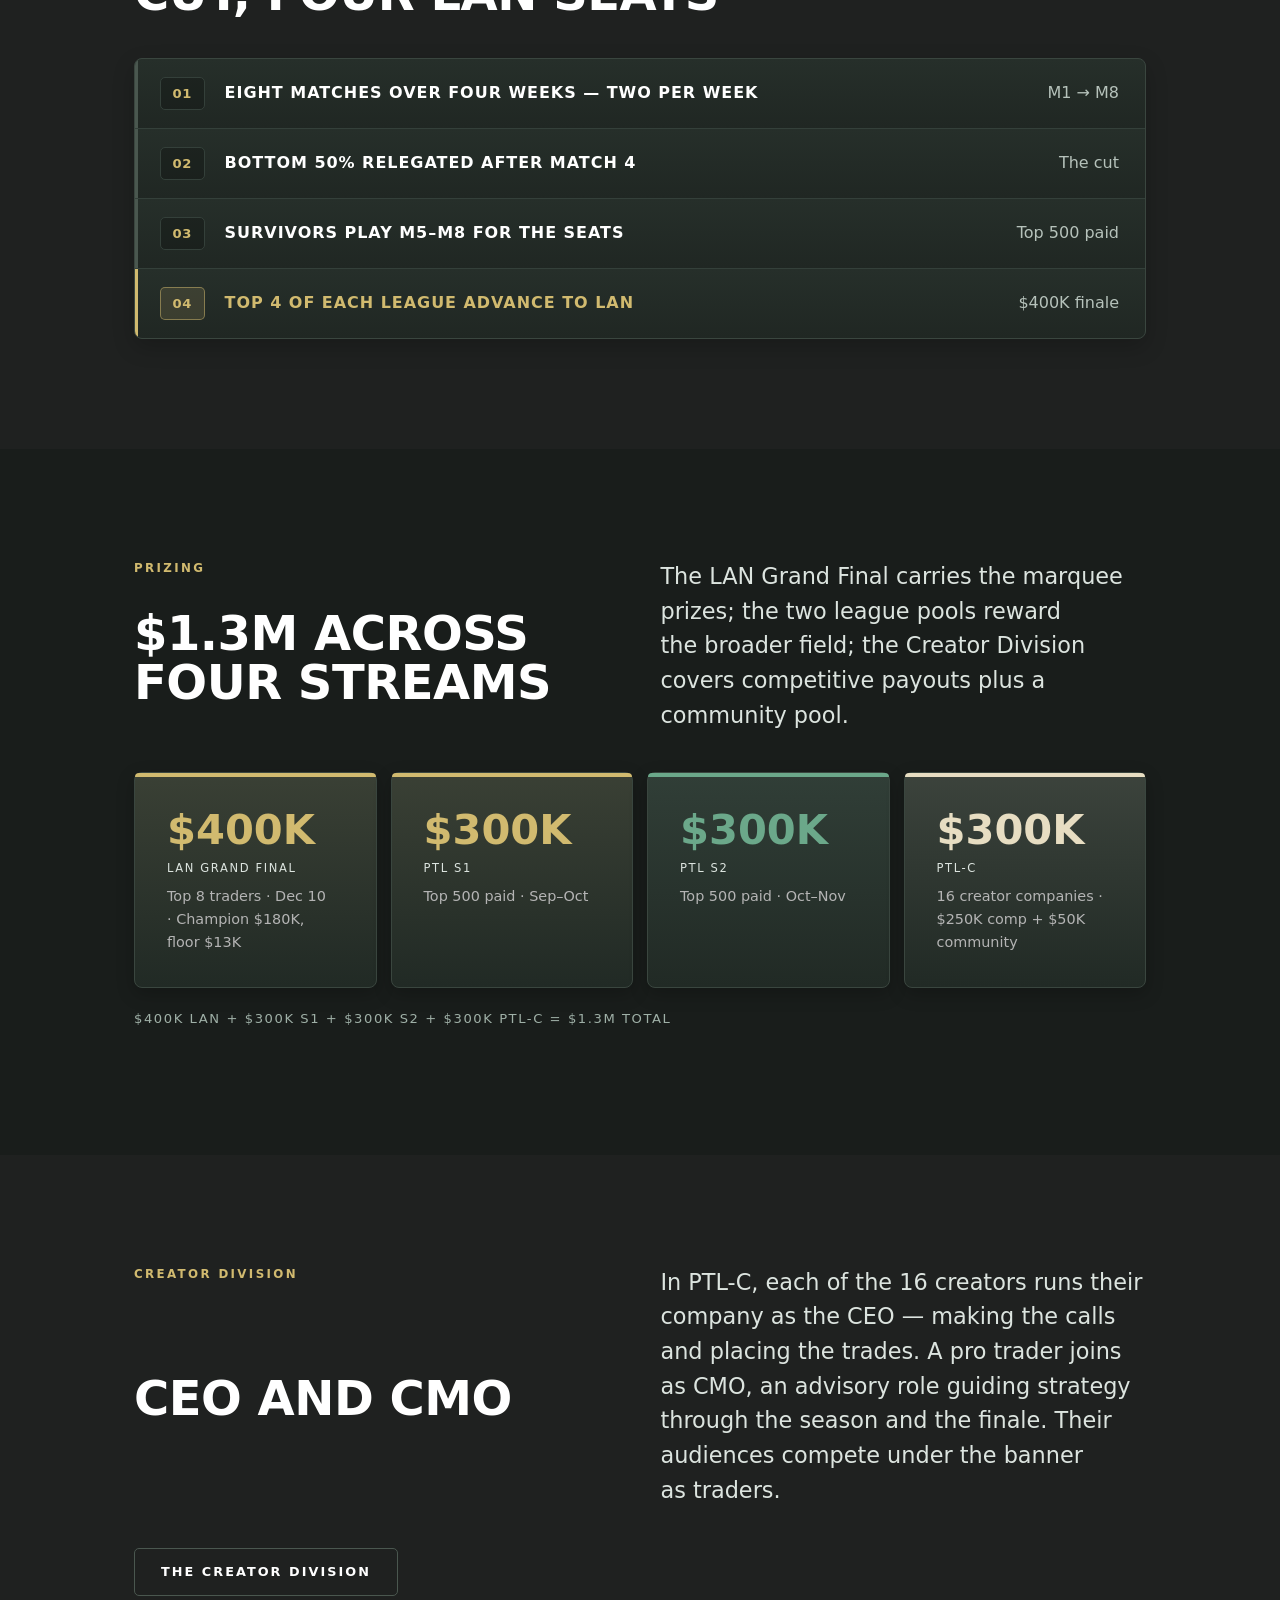
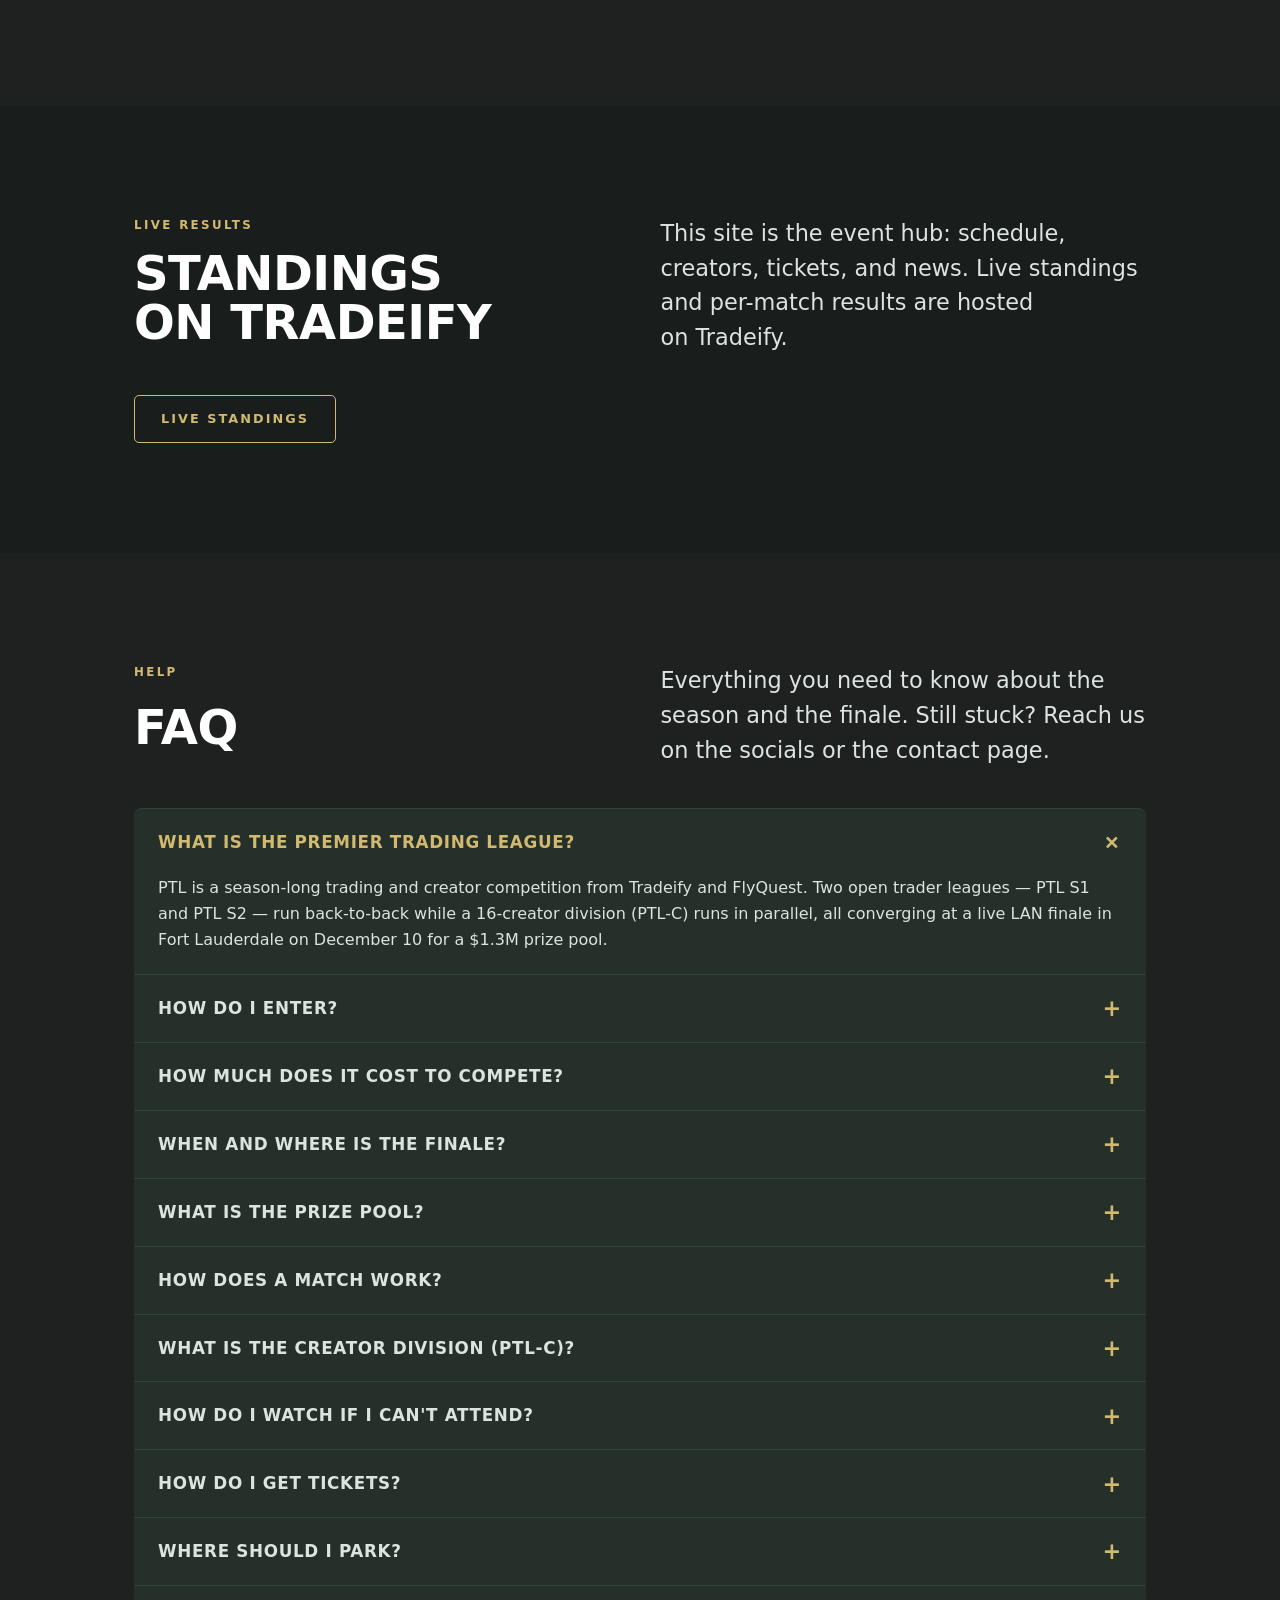
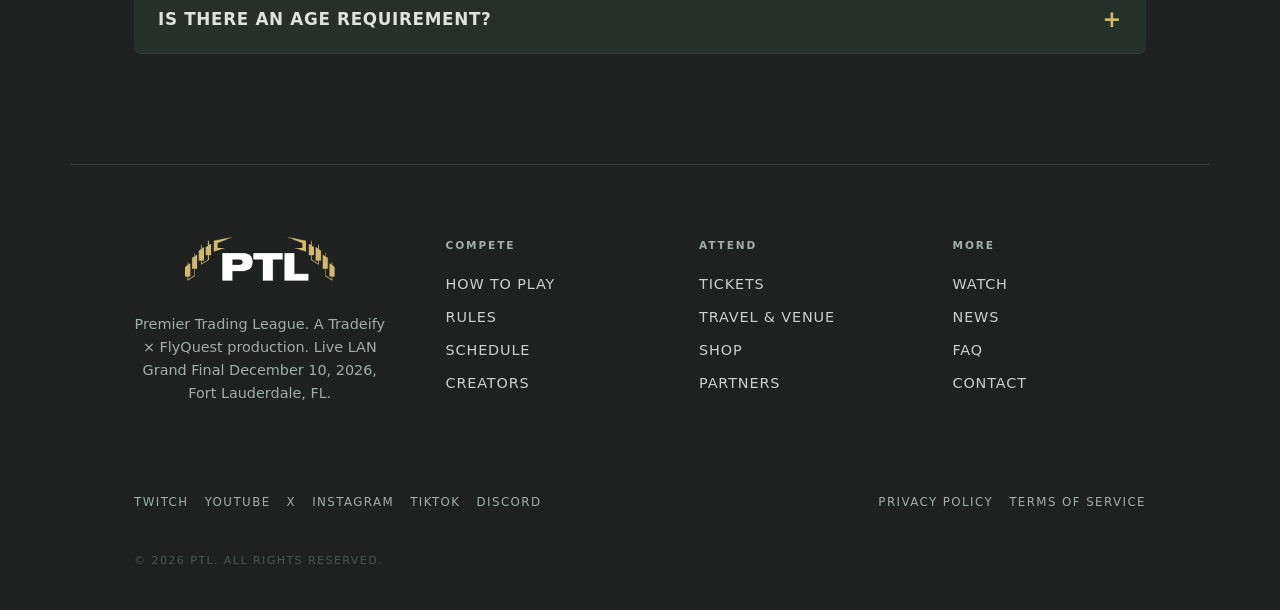
<file: what-is-ptl.html>
﻿<!DOCTYPE html><html lang="en"> <head><meta charset="utf-8"><meta name="viewport" content="width=device-width, initial-scale=1"><link rel="icon" type="image/png" href="images/favicon.png"><link rel="apple-touch-icon" href="images/apple-touch-icon.png"><title>What is PTL — PTL</title><meta name="description" content="How the Premier Trading League works: two trader leagues, a creator division, and a $1.3M prize pool ending at a live LAN finale."><meta property="og:title" content="What is PTL — PTL"><meta property="og:description" content="How the Premier Trading League works: two trader leagues, a creator division, and a $1.3M prize pool ending at a live LAN finale."><meta name="theme-color" content="#1F2120"><link rel="stylesheet" href="css/contact.C18jvFe5.css"></head> <body> <header class="site-head"> <div class="wrap head-row"> <a class="brand" href="/" aria-label="Premier Trading League home"><img class="brand-logo" src="images/logo-ptl.png" alt="PTL" width="221" height="65"></a> <div class="nav-right"> <nav class="nav" id="nav"> <a href="/what-is-ptl">What is PTL</a><a href="/play">Play</a><a href="/schedule">Schedule</a><a href="/creators">Creators</a><a href="/tickets">Tickets</a><a href="/watch">Watch</a><a href="/news">News</a> </nav> <a class="nav-shop" href="#">Shop</a> <button class="nav-toggle" id="nav-toggle" aria-expanded="false" aria-controls="nav">Menu</button> </div> </div> </header> <script type="module">const t=document.getElementById("nav-toggle"),n=document.getElementById("nav");t?.addEventListener("click",()=>{const e=n?.classList.toggle("open");t.setAttribute("aria-expanded",String(!!e))});</script> <main>  <section class="section wrap"> <p class="eyebrow">The League</p> <h1 style="font-size:clamp(2.2rem,6vw,3.6rem);margin:8px 0 26px">What is PTL</h1> <p class="lead">The Premier Trading League is a full season built on Tradeify: two open trader leagues, a 16-creator division, and one $1.3M prize pool — all converging at a live LAN Grand Final at the Fort Lauderdale War Memorial on December 10, 2026.</p> </section>  <section class="section wrap"> <div class="sec-head"><p class="eyebrow">Structure</p><h2>Three tracks, one season</h2> <p class="lead">Two trader leagues run in sequence — PTL S1 in Sep–Oct, PTL S2 in Oct–Nov. The Creator Division runs in parallel across both, then all three converge at the finale.</p> </div> <div class="tracks"> <div class="track"> <div class="bar" style="background:var(--l1)"></div> <div class="kind">Trader league</div> <h3 style="color:var(--l1)">PTL S1</h3> <p>First open trader league. Eight matches over four weeks, a 50% cut after Match 4, and the top 4 advance to the LAN finale.</p> <div class="track-meta"><span>7 Sep → 5 Oct</span><span>Open &amp; free</span></div> </div><div class="track"> <div class="bar" style="background:var(--l2)"></div> <div class="kind">Trader league</div> <h3 style="color:var(--l2)">PTL S2</h3> <p>Second open trader league. Same shape as S1 with a fresh field, its own $300K pool, and four more LAN seats.</p> <div class="track-meta"><span>19 Oct → 16 Nov</span><span>Fresh field · S1 re-enter</span></div> </div><div class="track"> <div class="bar" style="background:var(--ptlc)"></div> <div class="kind">Creator division</div> <h3 style="color:var(--ptlc)">PTL-C</h3> <p>16 creators each run a company as CEO, paired with a pro-trader CMO. Their audiences compete under their banner across six game days. Top 8 reach the LAN.</p> <div class="track-meta"><span>24 Aug → 30 Nov</span><span>Traders join a company</span></div> </div> </div> <div class="btn-row"><a class="btn gold" href="/play">How to play</a></div> </section>  <section class="section wrap"> <div class="sec-head"><p class="eyebrow">League format</p><h2>Eight matches, one cut, four LAN seats</h2></div> <div class="timeline"> <div class="leg"><span class="idx">01</span><span class="what">Eight matches over four weeks — two per week</span><span class="when">M1 → M8</span></div> <div class="leg"><span class="idx">02</span><span class="what">Bottom 50% relegated after Match 4</span><span class="when">The cut</span></div> <div class="leg"><span class="idx">03</span><span class="what">Survivors play M5–M8 for the seats</span><span class="when">Top 500 paid</span></div> <div class="leg finale"><span class="idx">04</span><span class="what">Top 4 of each league advance to LAN</span><span class="when">$400K finale</span></div> </div> </section>  <section class="section wrap"> <div class="sec-head"><p class="eyebrow">Prizing</p><h2>$1.3M across four streams</h2> <p class="lead">The LAN Grand Final carries the marquee prizes; the two league pools reward the broader field; the Creator Division covers competitive payouts plus a community pool.</p> </div> <div class="prize-grid"> <div class="prize" style="--c:var(--lan)"> <div class="bar" style="background:var(--lan)"></div> <div class="amt" style="color:var(--lan)">$400K</div> <div class="pn">LAN Grand Final</div> <p class="pd">Top 8 traders · Dec 10 · Champion $180K, floor $13K</p> </div><div class="prize" style="--c:var(--l1)"> <div class="bar" style="background:var(--l1)"></div> <div class="amt" style="color:var(--l1)">$300K</div> <div class="pn">PTL S1</div> <p class="pd">Top 500 paid · Sep–Oct</p> </div><div class="prize" style="--c:var(--l2)"> <div class="bar" style="background:var(--l2)"></div> <div class="amt" style="color:var(--l2)">$300K</div> <div class="pn">PTL S2</div> <p class="pd">Top 500 paid · Oct–Nov</p> </div><div class="prize" style="--c:var(--ptlc)"> <div class="bar" style="background:var(--ptlc)"></div> <div class="amt" style="color:var(--ptlc)">$300K</div> <div class="pn">PTL-C</div> <p class="pd">16 creator companies · $250K comp + $50K community</p> </div> </div> <p style="color:var(--muted);font-size:0.82rem;margin-top:20px;text-transform:uppercase;letter-spacing:0.12em">$400K LAN + $300K S1 + $300K S2 + $300K PTL-C = $1.3M total</p> </section>  <section class="section wrap"> <div class="sec-head"><p class="eyebrow">Creator Division</p><h2>CEO and CMO</h2> <p class="lead">In PTL-C, each of the 16 creators runs their company as the CEO — making the calls and placing the trades. A pro trader joins as CMO, an advisory role guiding strategy through the season and the finale. Their audiences compete under the banner as traders.</p> </div> <div class="btn-row"><a class="btn" href="/creators">The Creator Division</a></div> </section>  <section class="section wrap"> <div class="sec-head"><p class="eyebrow">Live results</p><h2>Standings on Tradeify</h2> <p class="lead">This site is the event hub: schedule, creators, tickets, and news. Live standings and per-match results are hosted on Tradeify.</p> </div> <div class="btn-row"><a class="btn gold" href="#">Live standings</a></div> </section>  <section id="faq" class="section wrap"> <div class="sec-head"><p class="eyebrow">Help</p><h2>FAQ</h2> <p class="lead">Everything you need to know about the season and the finale. Still stuck? Reach us on the socials or the contact page.</p> </div> <div class="faq"> <details name="faq" open> <summary>What is the Premier Trading League?</summary> <div class="ans">PTL is a season-long trading and creator competition from Tradeify and FlyQuest. Two open trader leagues — PTL S1 and PTL S2 — run back-to-back while a 16-creator division (PTL-C) runs in parallel, all converging at a live LAN finale in Fort Lauderdale on December 10 for a $1.3M prize pool.</div> </details><details name="faq"> <summary>How do I enter?</summary> <div class="ans">Register free on Tradeify in August, then play PTL S1 (Sep–Oct), PTL S2 (Oct–Nov), or both. You can optionally join a creator&#39;s company along the way. Top 4 from each league earn a LAN seat. See the Play page for the full path.</div> </details><details name="faq"> <summary>How much does it cost to compete?</summary> <div class="ans">The two trader leagues are open and free to enter. Each match gives you a fresh $50K simulated account with no drawdown limit. An optional $29 tournament reset can wipe one bad match during M1–M4.</div> </details><details name="faq"> <summary>When and where is the finale?</summary> <div class="ans">December 10, 2026 at the Fort Lauderdale War Memorial (800 NE 8th St, Holiday Park), Fort Lauderdale, FL. It is a one-day live LAN Grand Final for the top 8 traders.</div> </details><details name="faq"> <summary>What is the prize pool?</summary> <div class="ans">$1.3M across the season: $400K at the LAN Grand Final, $300K in each trader league (PTL S1 and PTL S2), and $300K in the Creator Division. The LAN champion takes $180K.</div> </details><details name="faq"> <summary>How does a match work?</summary> <div class="ans">Each match is a contained head-to-head event. You&#39;re paired against another trader on a fresh $50K sim account and score points for winning the matchup (+3) plus profit points (+1 per $500, capped at +20). Highest closing P&amp;L wins the matchup.</div> </details><details name="faq"> <summary>What is the Creator Division (PTL-C)?</summary> <div class="ans">16 invited creators each run a company as the CEO, paired with a pro-trader CMO who advises. Their audiences join as traders and compete under their banner across six game days. Top 8 companies reach the LAN, and every creator who plays at least 3 game days is paid.</div> </details><details name="faq"> <summary>How do I watch if I can&#39;t attend?</summary> <div class="ans">Every league and the live finale are broadcast on Twitch and YouTube. Live standings run on Tradeify throughout the season. See the Watch page.</div> </details><details name="faq"> <summary>How do I get tickets?</summary> <div class="ans">Finale tickets are sold via SeatGeek across four tiers, from General standing to invite-only VIP. See the Tickets page for what each tier includes.</div> </details><details name="faq"> <summary>Where should I park?</summary> <div class="ans">Complimentary parking is available in the field lot across from the venue, first-come, first-served, with attendants directing traffic on event day. See the Travel page for driving directions and rideshare info.</div> </details><details name="faq"> <summary>Is there an age requirement?</summary> <div class="ans">Age policy for the finale is being confirmed. Check back before tickets go on sale, or follow the socials for the announcement.</div> </details> </div> </section>  </main> <footer> <div class="wrap foot"> <div class="foot-brand"> <a class="brand" href="/" aria-label="Premier Trading League home"><img class="foot-logo" src="images/logo-ptl.png" alt="PTL" width="221" height="65"></a> <p>Premier Trading League. A Tradeify × FlyQuest production. Live LAN Grand Final December 10, 2026, Fort Lauderdale, FL.</p> </div> <div class="foot-col"> <h4>Compete</h4> <a href="/play">How to play</a> <a href="/rules">Rules</a> <a href="/schedule">Schedule</a> <a href="/creators">Creators</a> </div> <div class="foot-col"> <h4>Attend</h4> <a href="/tickets">Tickets</a> <a href="/tickets#venue">Travel & venue</a> <a href="#">Shop</a> <a href="/partners">Partners</a> </div> <div class="foot-col"> <h4>More</h4> <a href="/watch">Watch</a> <a href="/news">News</a> <a href="/what-is-ptl#faq">FAQ</a> <a href="/contact">Contact</a> </div> </div> <div class="wrap foot-bottom"> <span class="socials"> <a href="#">Twitch</a><a href="#">YouTube</a><a href="#">X</a><a href="#">Instagram</a><a href="#">TikTok</a><a href="#">Discord</a> </span> <span class="legal"> <a href="/privacy">Privacy Policy</a><a href="/terms">Terms of Service</a> </span> </div> <div class="wrap foot-copy">© 2026 PTL. All rights reserved.</div> </footer> </body></html>
</file>
<file: css/contact.C18jvFe5.css>
﻿:root{--ink: #1F2120;--bg: #1F2120;--green: #1E4436;--green-line: #2c5344;--surface: #26302b;--surface-2: #2e3a34;--gold: #D1BA6F;--gold-deep: #b89f52;--fg: #ffffff;--soft: #dce4df;--muted: #9fb0a7;--line: #34403a;--line-strong: #4a574f;--band: #191d1b;--neg: #d08a76;--l1: #D1BA6F;--l2: #6ba88a;--ptlc: #e7ddc2;--lan: #D1BA6F;--maxw: 1140px;--gutter: clamp(20px, 5vw, 64px);--radius: 8px;--radius-sm: 5px;--font: system-ui, -apple-system, BlinkMacSystemFont, "Segoe UI", "Helvetica Neue", Arial, sans-serif}*{box-sizing:border-box}html{scroll-behavior:smooth}@media(prefers-reduced-motion:reduce){html{scroll-behavior:auto}*,*:before,*:after{animation:none!important;transition:none!important}}body{margin:0;background:var(--bg);color:var(--soft);font-family:var(--font);font-weight:450;line-height:1.6;-webkit-font-smoothing:antialiased;text-rendering:optimizeLegibility;overflow-x:hidden}body:before{content:"";position:fixed;inset:0 0 auto;height:2px;background:var(--gold);z-index:50}a{color:inherit;text-decoration:none}a:focus-visible,button:focus-visible{outline:2px solid var(--lan);outline-offset:3px}img{max-width:100%;display:block}.wrap{max-width:var(--maxw);margin:0 auto;padding-inline:var(--gutter)}.eyebrow{text-transform:uppercase;letter-spacing:.2em;font-size:.74rem;font-weight:700;color:var(--gold);margin:0}h1,h2,h3{font-weight:800;margin:0;text-transform:uppercase;letter-spacing:-.01em;color:var(--fg)}h1{font-size:clamp(2.8rem,8.5vw,6.4rem);line-height:.92}h2{font-size:clamp(1.8rem,4vw,3rem);line-height:1.02}h3{font-size:1.2rem;letter-spacing:.01em;font-weight:700}p{margin:0 0 1rem}.lead{font-size:clamp(1.1rem,1.8vw,1.4rem);font-weight:450;color:var(--soft);max-width:68ch;line-height:1.55}.section{padding-block:clamp(48px,9vw,110px)}.rule{height:1px;background:var(--line);border:0;margin:0}.stats{display:flex;flex-wrap:wrap;gap:clamp(28px,6vw,72px)}.stat .num{font-size:clamp(2.2rem,6vw,3.6rem);font-weight:700;line-height:1}.stat .lbl{text-transform:uppercase;letter-spacing:.18em;font-size:.68rem;color:var(--muted);margin-top:.5rem}.prizehero{text-align:center}.prizehero-amt{font-weight:800;color:var(--gold);line-height:.95;font-size:clamp(2.8rem,10vw,6.4rem);letter-spacing:-.02em;text-shadow:0 6px 40px rgba(209,186,111,.22)}.prizehero-amt .cur{font-size:.32em;font-weight:700;color:var(--muted);letter-spacing:.12em;vertical-align:middle;margin-left:.2em}.prizehero-lbl{text-transform:uppercase;letter-spacing:.28em;font-weight:700;font-size:clamp(.8rem,1.4vw,1rem);color:var(--gold);margin:16px 0 0}.prizehero-finale{color:var(--soft);font-size:clamp(1rem,1.5vw,1.2rem);line-height:1.55;max-width:none;margin:20px auto 0}.prizehero-finale strong{color:var(--fg);font-weight:700}.prize-feature{border:1px solid var(--gold);border-radius:var(--radius);padding:clamp(24px,3.5vw,40px);margin-bottom:14px;background:linear-gradient(180deg,#2a2618,#1d201b 72%);box-shadow:inset 0 1px #ffffff0d,0 10px 30px #0000004d}.pf-label{text-transform:uppercase;letter-spacing:.2em;font-size:.72rem;font-weight:700;color:var(--gold);margin:0}.pf-amt{font-size:clamp(2.4rem,6vw,3.4rem);font-weight:800;line-height:1;color:var(--gold);margin:12px 0 0;letter-spacing:-.01em}.pf-amt.green{color:#5ec990}.pf-sub{color:var(--soft);margin:12px 0 0;max-width:none}.pf-table{margin-top:22px;padding-top:14px;border-top:1px solid var(--line)}.pf-table--2col{display:grid;grid-template-columns:1fr 1fr;grid-template-rows:repeat(4,auto);grid-auto-flow:column;column-gap:clamp(28px,5vw,64px)}.pf-row{display:flex;align-items:baseline;justify-content:space-between;gap:16px;padding:9px 0}.pf-row .pl{color:var(--soft);font-size:.95rem}.pf-row .pc{color:var(--muted);font-size:.82rem}.pf-row .pa{font-weight:700;font-variant-numeric:tabular-nums;white-space:nowrap;color:var(--fg)}.pf-row .ea{color:var(--muted);font-weight:400;font-size:.82rem}.pf-row.champ .pa{color:var(--gold)}.prize-leagues{display:grid;grid-template-columns:1fr 1fr;gap:14px}.prize-league{border:1px solid #3a463f;border-radius:var(--radius);padding:clamp(22px,3vw,32px);background:linear-gradient(180deg,#2b342f,#212a25);box-shadow:inset 0 1px #ffffff0d,0 6px 18px #00000038}@media(max-width:680px){.pf-table--2col{grid-template-columns:1fr;grid-template-rows:none;grid-auto-flow:row}.prize-leagues{grid-template-columns:1fr}}.tracks{display:grid;gap:1px;background:var(--line);grid-template-columns:repeat(auto-fit,minmax(220px,1fr))}.track{background:var(--bg);padding:clamp(22px,3vw,34px)}.track .bar{height:3px;width:44px;margin-bottom:18px}.track .kind{text-transform:uppercase;letter-spacing:.18em;font-size:.66rem;color:var(--muted)}.track h3{margin:6px 0 12px;font-size:1.5rem}.track p{color:#c4c4c4;font-size:.98rem;margin:0}.track-meta{display:flex;flex-wrap:wrap;justify-content:space-between;gap:8px 16px;margin-top:16px;padding-top:14px;border-top:1px solid var(--line);text-transform:uppercase;letter-spacing:.1em;font-size:.66rem;color:var(--muted)}.prize-grid{display:grid;gap:1px;background:var(--line);grid-template-columns:repeat(auto-fit,minmax(200px,1fr))}.prize{background:var(--bg);padding:clamp(22px,3vw,32px);display:flex;flex-direction:column;gap:8px}.prize .amt{font-size:clamp(1.8rem,4vw,2.6rem);font-weight:700;line-height:1}.prize .pn{text-transform:uppercase;letter-spacing:.14em;font-size:.72rem}.prize .pd{color:#b4b4b4;font-size:.9rem;margin:0}.prize .bar{height:3px;width:40px}.payouts{display:grid;gap:1px;background:var(--line)}.payout{background:var(--bg);display:flex;align-items:baseline;justify-content:space-between;gap:16px;padding:16px 24px}.payout .pl{text-transform:uppercase;letter-spacing:.06em;font-size:.95rem}.payout .pa{color:var(--lan);font-weight:700;font-variant-numeric:tabular-nums;white-space:nowrap}.payout.top .pa{font-size:1.15rem}.timeline{display:grid;gap:1px;background:var(--line)}.leg{background:var(--bg);display:grid;grid-template-columns:auto 1fr auto;gap:20px;align-items:baseline;padding:20px 24px}.leg .idx{color:var(--muted);font-variant-numeric:tabular-nums;letter-spacing:.1em}.leg .what{text-transform:uppercase;letter-spacing:.06em}.leg .when{color:var(--muted);text-align:right;white-space:nowrap}.leg.finale .what{color:var(--lan)}.btn{display:inline-block;border:1px solid var(--fg);padding:13px 26px;text-transform:uppercase;letter-spacing:.16em;font-size:.8rem;transition:background .15s ease,color .15s ease}.btn:hover{background:var(--fg);color:var(--bg)}.btn.gold{border-color:var(--lan);color:var(--lan)}.btn.gold:hover{background:var(--lan);color:var(--bg)}.btn-row{display:flex;flex-wrap:wrap;gap:14px;margin-top:28px}.site-head{position:sticky;top:0;background:#000000d1;backdrop-filter:blur(6px);z-index:40;border-bottom:1px solid var(--line)}.head-row,.foot-row{display:flex;align-items:center;justify-content:space-between;gap:20px;padding-block:18px}.brand{text-transform:uppercase;letter-spacing:.14em;font-weight:700;font-size:.95rem;display:inline-flex;align-items:center}.brand-logo{height:34px;width:auto;display:block}.foot-logo{height:44px;width:auto;display:block;margin-bottom:14px}.nav{display:flex;gap:clamp(14px,3vw,32px);text-transform:uppercase;letter-spacing:.12em;font-size:.78rem;color:var(--muted)}.nav a:hover{color:var(--fg)}.foot-row{color:var(--muted);font-size:.78rem;text-transform:uppercase;letter-spacing:.12em;flex-wrap:wrap}.news-list{display:grid;gap:1px;background:var(--line)}.news-row{background:var(--bg);display:grid;grid-template-columns:130px 1fr;gap:24px;padding:24px;align-items:baseline}.news-row .date{color:var(--muted);font-variant-numeric:tabular-nums;letter-spacing:.08em;font-size:.85rem}.news-row h3{font-size:1.35rem}.news-row .sum{color:#bcbcbc;margin-top:6px;font-size:.96rem}.news-row:hover h3{color:var(--lan)}.tag{text-transform:uppercase;letter-spacing:.16em;font-size:.6rem;color:var(--muted);margin-left:10px}.article{max-width:68ch}.article .meta{color:var(--muted);text-transform:uppercase;letter-spacing:.14em;font-size:.72rem;margin-bottom:26px}.article :is(p,li){color:#d8d8d8;font-size:1.05rem;line-height:1.6}.article h2{margin:2rem 0 .8rem}.article a{color:var(--lan);text-decoration:underline;text-underline-offset:3px}.back{display:inline-block;margin-top:40px;color:var(--muted);text-transform:uppercase;letter-spacing:.14em;font-size:.75rem}.back:hover{color:var(--fg)}@media(max-width:560px){.leg{grid-template-columns:auto 1fr}.leg .when{grid-column:2;text-align:left}.news-row{grid-template-columns:1fr;gap:6px}}.hero{position:relative;min-height:min(92vh,820px);display:flex;align-items:flex-end;overflow:hidden;border-bottom:1px solid var(--line)}.hero-bg{position:absolute;inset:0;background-color:#0a0a0a;background-image:linear-gradient(180deg,#00000059,#0000008c 45%,#000000eb),linear-gradient(90deg,#0000008c,#0000001a 55%),var(--hero-img, none);background-size:cover;background-position:center 42%;filter:saturate(.92) contrast(1.02);z-index:0}.hero .wrap{position:relative;z-index:1;width:100%;padding-bottom:clamp(40px,7vw,84px)}.hero h1{font-size:clamp(3rem,11vw,7.4rem)}.hero .lead{color:#e6e6e6}.hero-meta{display:flex;flex-wrap:wrap;gap:10px 22px;align-items:center;text-transform:uppercase;letter-spacing:.18em;font-size:.72rem;color:var(--muted);margin:0 0 18px}.hero-meta .dot{color:var(--line-strong)}.hero-meta strong{color:var(--fg);font-weight:700}.sec-head{margin-bottom:clamp(22px,4vw,40px)}.sec-head h2{margin-top:10px}.sec-head .lead{margin-top:14px}.split{display:grid;gap:clamp(24px,4vw,56px);grid-template-columns:1.05fr .95fr;align-items:center}.split.rev{grid-template-columns:.95fr 1.05fr}.split.rev .figure{order:2}@media(max-width:780px){.split,.split.rev{grid-template-columns:1fr}.split.rev .figure{order:0}}.figure{position:relative;border:1px solid var(--line);background:#0a0a0a}.figure .ph{aspect-ratio:16 / 10;background-color:#0d0d0d;background-image:var(--img, none);background-size:cover;background-position:center}.figure figcaption{border-top:1px solid var(--line);padding:12px 16px;text-transform:uppercase;letter-spacing:.14em;font-size:.66rem;color:var(--muted)}.figure.tall .ph{aspect-ratio:4 / 5}.photo-grid{display:grid;gap:1px;background:var(--line);grid-template-columns:repeat(auto-fit,minmax(280px,1fr))}.cards{display:grid;gap:1px;background:var(--line);grid-template-columns:repeat(auto-fit,minmax(240px,1fr))}.card{background:var(--bg);padding:clamp(22px,3vw,32px);display:flex;flex-direction:column;gap:8px}.card .k{display:flex;align-items:baseline;justify-content:space-between;gap:12px}.card h3{font-size:1.35rem}.card .code{color:var(--lan);font-weight:700;font-size:1.1rem;letter-spacing:.06em}.card .meta{text-transform:uppercase;letter-spacing:.16em;font-size:.64rem;color:var(--muted);margin-top:auto;padding-top:12px}.card p{color:#c4c4c4;font-size:.95rem;margin:0}.card .go{padding-top:12px;text-transform:uppercase;letter-spacing:.14em;font-size:.72rem;color:var(--muted)}a.card:hover h3{color:var(--lan)}a.card:hover .go{color:var(--fg)}.tiers{display:grid;grid-template-columns:repeat(auto-fit,minmax(240px,1fr))}.tier{padding:clamp(24px,3vw,34px);display:flex;flex-direction:column;gap:12px}.tier-head{display:flex;align-items:baseline;justify-content:space-between;gap:12px}.tier h3{font-size:1.5rem}.tier .price{color:var(--lan);font-weight:700;font-size:1.2rem;white-space:nowrap}.tier .zone{text-transform:uppercase;letter-spacing:.16em;font-size:.66rem;color:var(--muted)}.tier p{color:#c8cec9;font-size:.95rem;margin:0}.dirs{display:grid;gap:1px;background:var(--line)}.dir{background:var(--bg);display:grid;grid-template-columns:minmax(180px,.5fr) 1fr;gap:24px;padding:20px 24px}.dir .from{text-transform:uppercase;letter-spacing:.08em;color:var(--fg);font-size:.92rem}.dir .route{color:#bcbcbc;font-size:.96rem}@media(max-width:620px){.dir{grid-template-columns:1fr;gap:6px}}.panel{border:1px solid var(--line);padding:clamp(22px,3vw,30px)}.panel+.panel{margin-top:14px}.panel .eyebrow{margin-bottom:10px}.panel p{color:#cfcfcf;margin:0;max-width:none}.faq{display:grid;gap:1px;background:var(--line);border-block:1px solid var(--line)}.faq details{background:var(--bg)}.faq summary{list-style:none;cursor:pointer;padding:20px 24px;display:flex;align-items:center;justify-content:space-between;gap:20px;text-transform:uppercase;letter-spacing:.04em;font-size:1.05rem;font-weight:700}.faq summary::-webkit-details-marker{display:none}.faq summary:after{content:"+";color:var(--lan);font-size:1.4rem;line-height:1;transition:transform .2s ease}.faq details[open] summary:after{transform:rotate(45deg)}.faq details[open] summary{color:var(--lan)}.faq .ans{padding:0 24px 22px;color:#cfcfcf;max-width:none;font-size:1rem;line-height:1.6}.tier-label{text-transform:uppercase;letter-spacing:.2em;font-size:.68rem;color:var(--muted);margin:0 0 16px}.partner-grid{display:grid;gap:1px;background:var(--line);grid-template-columns:repeat(auto-fit,minmax(180px,1fr));border:1px solid var(--line)}.partner{background:#060606;min-height:118px;padding:20px;display:flex;flex-direction:column;align-items:center;justify-content:center;gap:6px;text-align:center;transition:background .15s ease}.partner:hover{background:#0e0e0e}.partner .pname{font-weight:700;font-size:1.15rem;letter-spacing:.05em;text-transform:uppercase}.partner .prole{text-transform:uppercase;letter-spacing:.14em;font-size:.6rem;color:var(--muted)}.partner.big{min-height:150px}.partner.big .pname{font-size:1.5rem}.cta-band{border:1px solid var(--line);padding:clamp(26px,4vw,40px);display:flex;flex-wrap:wrap;align-items:center;justify-content:space-between;gap:20px}.cta-band h2{font-size:clamp(1.5rem,3.5vw,2.2rem)}.cta-band p{margin:8px 0 0;color:var(--muted)}.head-row{position:relative}.nav-toggle{display:none;background:none;border:1px solid var(--line-strong);color:var(--fg);padding:8px 12px;text-transform:uppercase;letter-spacing:.14em;font-size:.72rem;cursor:pointer}.nav-right{display:flex;align-items:center;gap:clamp(14px,3vw,28px)}.nav-shop{border:1px solid var(--lan);color:var(--lan);padding:8px 16px;text-transform:uppercase;letter-spacing:.14em;font-size:.74rem;white-space:nowrap}.nav-shop:hover{background:var(--lan);color:var(--bg)}@media(max-width:900px){.nav-toggle{display:inline-block}.nav-right{gap:12px}.nav{position:absolute;top:calc(100% + 1px);left:0;right:0;flex-direction:column;gap:0;background:#000000f7;backdrop-filter:blur(8px);border-top:1px solid var(--line);border-bottom:1px solid var(--line);padding:6px 0;display:none}.nav.open{display:flex}.nav a{padding:14px var(--gutter);border-bottom:1px solid var(--line);font-size:.9rem}.nav a:last-child{border-bottom:0}}.foot{border-top:1px solid var(--line);margin-top:0;display:grid;gap:clamp(28px,5vw,60px);grid-template-columns:1.3fr repeat(3,1fr);padding-block:clamp(44px,6vw,72px)}.foot-brand .brand{font-size:1.4rem;display:inline-block;margin-bottom:10px}.foot-brand p{color:var(--muted);font-size:.9rem;max-width:34ch}.foot-col h4{text-transform:uppercase;letter-spacing:.18em;font-size:.66rem;color:var(--muted);font-weight:700;margin:0 0 14px}.foot-col a{display:block;padding:5px 0;font-size:.9rem;color:#cfcfcf;text-transform:uppercase;letter-spacing:.06em}.foot-col a:hover{color:var(--fg)}.foot-bottom{display:flex;flex-wrap:wrap;align-items:center;justify-content:space-between;gap:14px;color:var(--muted);font-size:.74rem;text-transform:uppercase;letter-spacing:.12em;padding-bottom:40px}.socials{display:flex;flex-wrap:wrap;gap:16px}.socials a:hover{color:var(--fg)}.legal{display:flex;flex-wrap:wrap;gap:16px}.legal a:hover{color:var(--fg)}.foot-copy{color:var(--line-strong);font-size:.7rem;text-transform:uppercase;letter-spacing:.12em;padding-bottom:40px}@media(max-width:720px){.foot{grid-template-columns:1fr 1fr}.foot-brand{grid-column:1 / -1}}@media(max-width:420px){.foot{grid-template-columns:1fr}}.track,.tier,.card,.dir,.leg,.news-row,.prize,.payout,.faq details,.panel{background:var(--surface)}.figure{background:var(--surface);border-color:var(--line)}.figure .ph{background-color:var(--green)}.figure figcaption{color:var(--muted);border-top-color:var(--line)}.btn{border-color:var(--line-strong);color:var(--fg);font-weight:700}.btn:hover{background:var(--fg);color:var(--ink)}.btn.gold{border-color:var(--gold);color:var(--gold)}.btn.gold:hover{background:var(--gold);color:var(--ink)}.btn.solid{background:var(--gold);border-color:var(--gold);color:var(--ink)}.btn.solid:hover{background:var(--gold-deep);border-color:var(--gold-deep);color:var(--ink)}.site-head{background:#1f2120db;border-bottom-color:var(--line)}@media(max-width:900px){.nav{background:#1f2120fa}}.nav-shop{font-weight:700}.brand{color:var(--gold)}.hero{border-bottom-color:var(--line)}.hero-bg{background-color:#16241d;background-image:linear-gradient(180deg,#16241d4d,#16241d8c 45%,#1f2120f0),linear-gradient(90deg,#1f212099,#1f21201a 55%),var(--hero-img, none)}.partner{background:#1b241f}.partner:hover{background:var(--green)}.partner .pname{color:var(--fg)}.partner.big .pname{color:var(--gold)}.cta-band{background:var(--green);border-color:var(--green-line)}.cta-band p{color:var(--soft)}.article :is(p,li){color:var(--soft)}.news-row .sum,.faq .ans{color:var(--soft)}.sec-head:has(.lead){display:grid;grid-template-columns:minmax(0,1fr) minmax(0,1.05fr);column-gap:clamp(24px,5vw,72px);row-gap:6px;align-items:start}.sec-head:has(.lead) .eyebrow{grid-column:1}.sec-head:has(.lead) h2{grid-column:1;margin-top:0}.sec-head:has(.lead) .lead{grid-column:2;grid-row:1 / span 2;margin:0;align-self:start}@media(max-width:820px){.sec-head:has(.lead){grid-template-columns:1fr;gap:14px}.sec-head:has(.lead) .lead{grid-column:1;grid-row:auto}}.band-green,.band-alt,main>.section.wrap:nth-of-type(2n){position:relative}.band-green>*,.band-alt>*,main>.section.wrap:nth-of-type(2n)>*{position:relative;z-index:1}.band-green:before,.band-alt:before,main>.section.wrap:nth-of-type(2n):before{content:"";position:absolute;z-index:0;inset:0 0 0 50%;transform:translate(-50%);width:100vw}.band-green:before{background:var(--green)}.band-alt:before,main>.section.wrap:nth-of-type(2n):before{background:var(--band)}[id]{scroll-margin-top:84px}.doc-lead{font-size:clamp(1.05rem,1.6vw,1.3rem);color:var(--soft);line-height:1.55;margin:0;max-width:none}.article--full{max-width:none}.article--full :is(p,li){max-width:none}.leg .idx{font-weight:700}.leg .what{font-weight:600;color:var(--fg)}.funnel{display:flex;flex-direction:column;align-items:stretch}.funnel-sources{display:grid;gap:1px;background:var(--line);grid-template-columns:repeat(3,1fr)}.funnel .source{background:var(--surface);padding:clamp(20px,2.6vw,30px);display:flex;flex-direction:column;gap:8px}.funnel .source .bar{height:3px;width:44px;background:var(--c)}.funnel .source .kind{text-transform:uppercase;letter-spacing:.16em;font-size:.64rem;color:var(--muted);margin-top:6px}.funnel .source h3{font-size:1.4rem;margin:2px 0 6px}.funnel .source .advance{display:flex;align-items:baseline;gap:8px}.funnel .source .adv-num{font-size:1.8rem;font-weight:800;line-height:1}.funnel .source .adv-lbl{text-transform:uppercase;letter-spacing:.14em;font-size:.66rem;color:var(--muted)}.funnel .source p{color:var(--muted);font-size:.82rem;margin:0;text-transform:uppercase;letter-spacing:.08em}.funnel-join{position:relative;height:46px}.funnel-join span{position:absolute;top:0;width:1px;height:24px;background:var(--line-strong)}.funnel-join span:nth-child(1){left:16.66%}.funnel-join span:nth-child(2){left:50%}.funnel-join span:nth-child(3){left:83.33%}.funnel-join:after{content:"";position:absolute;top:24px;left:16.66%;right:16.66%;border-top:1px solid var(--line-strong)}.funnel-join:before{content:"";position:absolute;top:24px;left:50%;width:1px;height:22px;background:var(--gold);transform:translate(-.5px)}.funnel-dest{background:var(--green);border:1px solid var(--gold);padding:clamp(24px,3.5vw,38px);text-align:center}.funnel-dest .kind{text-transform:uppercase;letter-spacing:.18em;font-size:.7rem;color:var(--gold)}.funnel-dest h3{font-size:clamp(1.6rem,3.5vw,2.4rem);margin:8px 0 12px}.funnel-dest p{color:var(--soft);max-width:62ch;margin:0 auto}@media(max-width:720px){.funnel-sources{grid-template-columns:1fr}.funnel-join{height:30px}.funnel-join span,.funnel-join:after{display:none}.funnel-join:before{left:50%;top:4px;height:22px}}.section.wrap:has(>h1):has(>.lead){display:grid;grid-template-columns:1fr 1fr;column-gap:clamp(28px,5vw,76px);align-items:end}.section.wrap:has(>h1):has(>.lead)>.eyebrow{grid-column:1}.section.wrap:has(>h1):has(>.lead)>h1{grid-column:1}.section.wrap:has(>h1):has(>.lead)>.lead{grid-column:2;grid-row:1 / span 2;align-self:end;margin:0;max-width:none}.section.wrap:has(>h1):has(>.lead)>.btn-row{grid-column:2;margin-top:22px}.section.wrap:has(>h1):has(>.lead)>.hero-meta{grid-column:2;margin:14px 0 0}.section.wrap:has(>h1):has(>.lead)>p:not(.lead):not(.eyebrow):not(.hero-meta){grid-column:1}@media(max-width:820px){.section.wrap:has(>h1):has(>.lead){grid-template-columns:1fr;row-gap:14px}.section.wrap:has(>h1):has(>.lead)>.eyebrow,.section.wrap:has(>h1):has(>.lead)>h1,.section.wrap:has(>h1):has(>.lead)>.lead,.section.wrap:has(>h1):has(>.lead)>.btn-row,.section.wrap:has(>h1):has(>.lead)>.hero-meta,.section.wrap:has(>h1):has(>.lead)>p{grid-column:1;grid-row:auto}}.foot-brand{text-align:center}.foot-brand .brand{justify-content:center}.foot-brand .foot-logo,.foot-brand p{margin-left:auto;margin-right:auto}@media(max-width:720px){.foot-brand{text-align:center}}.track{display:flex;flex-direction:column}.track .track-blurb{color:#c8cec9;font-size:.98rem;margin:0}.track-foot{margin-top:auto;padding-top:18px;display:flex;flex-direction:column;gap:12px}.track .advance{display:flex;align-items:baseline;gap:8px;padding-top:16px;border-top:1px solid var(--line)}.track .adv-num{font-size:1.6rem;font-weight:800;line-height:1;color:var(--c)}.track .adv-lbl{text-transform:uppercase;letter-spacing:.14em;font-size:.66rem;color:var(--muted)}.track-foot .track-meta{margin:0;padding:0;border-top:0}.funnel-dest .dest-sub{color:var(--soft);max-width:56ch;margin:0 auto 20px}.dest-split{display:grid;grid-template-columns:1fr 1fr;gap:1px;background:var(--gold);border:1px solid var(--gold)}.dest-col{background:var(--green);padding:clamp(22px,3vw,36px);text-align:left;border-top:3px solid var(--c, var(--gold))}.dest-col .damt{font-size:clamp(2.1rem,5vw,3.1rem);font-weight:800;line-height:1;display:block;color:var(--c, var(--gold))}.dest-col .dlbl{text-transform:uppercase;letter-spacing:.18em;font-size:.74rem;font-weight:700;color:var(--c, var(--gold));display:block;margin:10px 0 12px}.dest-col p{color:var(--soft);font-size:.98rem;line-height:1.55;margin:0;max-width:none}@media(max-width:620px){.dest-split{grid-template-columns:1fr}}.photo-grid{grid-template-columns:repeat(auto-fit,minmax(400px,1fr));gap:18px}.photo-grid .figure .ph{aspect-ratio:3 / 2}.photo-grid .figure figcaption{padding:40px 20px 18px;font-size:.72rem}@media(max-width:520px){.photo-grid{grid-template-columns:1fr}}@media(max-width:900px){.nav-toggle{min-height:44px;padding:10px 14px}.nav-shop{display:inline-flex;align-items:center;min-height:44px;padding:10px 16px}}@media(max-width:640px){h1{line-height:.98}.sec-head{margin-bottom:24px}.hero .btn-row{flex-direction:column;align-items:stretch;gap:12px}.hero .btn-row .btn{width:100%;text-align:center}.track,.tier,.card,.prize,.funnel .source,.dest-col{padding:22px 20px}}@media(max-width:480px){.cd-num{font-size:2rem}.countdown{gap:14px;justify-content:space-between;width:100%}.stats{gap:24px 28px}.stat{flex:1 1 40%}}.timeline,.dirs,.payouts,.news-list{border:1px solid var(--line)}.leg{align-items:center;padding:18px 26px 18px 22px;border-left:3px solid var(--c, var(--line-strong));transition:background .16s ease,border-left-color .16s ease}.leg:hover{background:var(--surface-2);border-left-color:var(--c, var(--gold))}.leg .idx{display:inline-flex;align-items:center;justify-content:center;min-width:3.4em;padding:5px 10px;background:#00000038;border:1px solid var(--line);color:var(--c, var(--gold));font-weight:800;font-size:.82rem;letter-spacing:.06em;font-variant-numeric:tabular-nums;white-space:nowrap}.leg .what{font-weight:600}.leg .when{color:#b6c2bb;font-variant-numeric:tabular-nums}.leg.finale{--c: var(--gold)}.leg.finale .idx{background:#d1ba6f24;border-color:#d1ba6f80}.timeline--labels .idx{display:inline;min-width:0;padding:0;background:none;border:0;font-size:.95rem}.dir{border-left:3px solid var(--line-strong);transition:background .16s ease}.dir:hover{background:var(--surface-2)}@media(max-width:560px){.leg{padding:16px 18px 16px 15px}.leg .idx{min-width:0}}.tracks,.cards,.tiers,.prize-grid,.partner-grid,.funnel-sources{gap:14px;background:transparent}.photo-grid{gap:16px;background:transparent}.partner-grid{border:0}.track,.card,.tier,.prize,.partner,.funnel .source,.panel{position:relative;background:linear-gradient(180deg,#2b342f,#212a25);border:1px solid #3a463f;box-shadow:inset 0 1px #ffffff0d,0 6px 18px #00000038;transition:transform .18s ease,border-color .18s ease,box-shadow .18s ease}.track:hover,.card:hover,.tier:hover,.prize:hover,a.partner:hover,.funnel .source:hover{transform:translateY(-4px);border-color:var(--c, var(--gold));box-shadow:inset 0 1px #ffffff0f,0 16px 38px #0000006b}.track:not(a),.tier:not(a),.prize:not(a),.card:not(a){cursor:default}a.track,a.card,a.tier,a.prize,a.partner,a.figure{cursor:pointer}.track .bar,.prize .bar{position:absolute;top:0;left:0;right:0;width:auto;height:4px;margin:0}.track>:not(.bar):first-of-type,.prize>.bar+*{margin-top:4px}.partner{border:1px solid #3a463f}.partner:hover{background:linear-gradient(180deg,#34413a,#263029)}.figure{position:relative;overflow:hidden;border:1px solid #3a463f;background:var(--green);box-shadow:0 8px 22px #00000040;transition:transform .18s ease,border-color .18s ease,box-shadow .18s ease}.figure .ph{transition:transform .5s ease}.figure:hover{border-color:var(--gold);box-shadow:0 16px 40px #0000006b}.figure:hover .ph{transform:scale(1.06)}.figure figcaption{position:absolute;inset:auto 0 0;margin:0;border-top:0;padding:34px 18px 16px;background:linear-gradient(180deg,#0f141100,#0b0f0ce6);color:#e9efea;letter-spacing:.14em}.timeline,.dirs,.payouts,.news-list{border:1px solid #3a463f;box-shadow:0 8px 22px #0003}.leg,.dir,.payout,.news-row{background:linear-gradient(180deg,#262f2a,#202723)}.leg:hover,.dir:hover,.news-row:hover{background:linear-gradient(180deg,#2e372f,#262e29)}.funnel-dest,.cta-band{box-shadow:0 14px 40px #00000057}@media(prefers-reduced-motion:reduce){.track,.card,.tier,.prize,.partner,.figure{transition:none}.track:hover,.card:hover,.tier:hover,.prize:hover,.partner:hover,.figure:hover,.figure:hover .ph{transform:none}}.btn,.nav-shop,.nav-toggle,.leg .idx{border-radius:var(--radius-sm)}.track,.card,.tier,.prize,.partner,.funnel .source,.panel,.figure,.funnel-dest,.cta-band{border-radius:var(--radius)}.track,.card,.tier,.prize,.funnel .source{background:linear-gradient(180deg,#2c352f,#212a25);background:linear-gradient(180deg,color-mix(in srgb,var(--c, #d7e4dd) 9%,#2b342f),#212a25)}.track .bar,.prize .bar{border-radius:var(--radius) var(--radius) 0 0}.timeline,.dirs,.payouts,.news-list,.faq,.partner-grid{border-radius:var(--radius)}.timeline,.dirs,.payouts,.news-list,.faq{overflow:hidden}.partner{border-radius:var(--radius)}.funnel-dest{position:relative;overflow:hidden;border:1px solid rgba(209,186,111,.38);padding:clamp(30px,4.5vw,54px) clamp(22px,3.5vw,46px);background:#1e4436;background:radial-gradient(120% 95% at 50% -12%,#d1ba6f24,#1e443600 55%),linear-gradient(180deg,#235441,#1e4436 58%)}.funnel-dest .kind{color:var(--gold)}.funnel-dest h3{font-size:clamp(1.9rem,4.6vw,3rem);letter-spacing:-.01em;margin:12px 0}.funnel-dest .dest-sub{color:#d7e4dd;max-width:52ch;margin:0 auto clamp(24px,3.5vw,36px)}.dest-split{grid-template-columns:1fr 1fr;gap:0;background:transparent;border:0;border-radius:0;overflow:visible}.dest-col{position:relative;text-align:left;border-top:0;padding:clamp(24px,3.2vw,38px) clamp(20px,3vw,34px);background:linear-gradient(180deg,color-mix(in srgb,var(--c) 9%,transparent) 0%,transparent 55%)}.dest-col+.dest-col:before{content:"";position:absolute;left:0;top:12%;bottom:12%;width:1px;background:#d1ba6f47}.dest-tag{display:inline-block;margin-bottom:16px;text-transform:uppercase;letter-spacing:.16em;font-size:.64rem;font-weight:700;color:var(--c);border:1px solid var(--c);border-radius:999px;padding:5px 13px}.dest-col .damt{display:block;color:var(--c);font-size:clamp(2.6rem,6.5vw,3.9rem);font-weight:800;line-height:.95}.dest-col .damt-note{display:block;margin-top:8px;text-transform:uppercase;letter-spacing:.16em;font-size:.66rem;font-weight:700;color:color-mix(in srgb,var(--c) 60%,#d7e4dd)}@supports (color: color-mix(in srgb,red,blue)){.dest-col .damt{text-shadow:0 4px 28px color-mix(in srgb,var(--c) 40%,transparent)}}.dest-col p{color:#d7e4dd;font-size:.98rem;line-height:1.55;margin:16px 0 0;max-width:none}@media(max-width:620px){.dest-split{grid-template-columns:1fr}.dest-col+.dest-col:before{inset:0 0 auto;width:auto;height:1px}}.creator-hero{display:grid;grid-template-columns:auto 1fr;gap:clamp(24px,4vw,48px);align-items:center;margin-top:20px}.creator-avatar{width:clamp(120px,18vw,200px);aspect-ratio:1;border-radius:var(--radius);display:flex;align-items:center;justify-content:center;font-size:clamp(2.6rem,6vw,4rem);font-weight:800;color:var(--ink);background:linear-gradient(155deg,var(--ptlc) 0%,#9db98d 100%);border:1px solid rgba(255,255,255,.12);box-shadow:0 10px 30px #00000059}.creator-company{font-size:1.2rem;font-weight:700;color:var(--fg);margin:0}.creator-handle{color:var(--muted);font-weight:400}@media(max-width:620px){.creator-hero{grid-template-columns:1fr}.creator-avatar{width:108px}}.gantt{border:1px solid #3a463f;border-radius:var(--radius);padding:clamp(16px,2.4vw,26px);background:linear-gradient(180deg,#262f2a,#1d221f);box-shadow:inset 0 1px #ffffff0a,0 8px 24px #00000040}.gantt-scroll{overflow-x:auto}.gantt-canvas{min-width:640px}.gantt-row{display:grid;grid-template-columns:118px 1fr;align-items:center}.gantt-row--head .gantt-track{height:30px}.gantt-label{padding-right:14px;display:flex;flex-direction:column;gap:2px}.gantt-label strong{font-size:.9rem;color:var(--fg);font-weight:700}.gantt-label span{font-size:.62rem;text-transform:uppercase;letter-spacing:.14em;color:var(--muted)}.gantt-track{position:relative;height:54px}.gantt-mlabel{position:absolute;top:8px;transform:translate(-50%);font-size:.64rem;text-transform:uppercase;letter-spacing:.16em;color:var(--muted);white-space:nowrap}.gantt-line{position:absolute;top:0;bottom:0;width:1px;background:var(--line)}.gantt-bar{position:absolute;top:50%;transform:translateY(-50%);height:32px;min-width:10px;border-radius:7px;border:1px solid var(--c);background:#26302b;background:color-mix(in srgb,var(--c) 24%,#222a26);display:flex;align-items:center;padding:0 12px;overflow:hidden}.gantt-bar-text{font-size:.72rem;font-weight:700;color:var(--fg);white-space:nowrap}.gantt-dot{position:absolute;top:50%;transform:translate(-50%,-50%);width:9px;height:9px;border-radius:50%;background:#fff;box-shadow:0 0 0 3px #141a168c}.gantt-lan{position:absolute;top:50%;transform:translate(-50%,-50%);background:var(--gold);color:var(--ink);font-weight:800;font-size:.7rem;letter-spacing:.06em;padding:7px 11px;border-radius:7px;box-shadow:0 4px 16px #d1ba6f59}.gantt-legend{display:flex;flex-wrap:wrap;gap:12px 22px;margin-top:18px;padding-top:16px;border-top:1px solid var(--line)}.gantt-legend span{display:inline-flex;align-items:center;gap:8px;font-size:.78rem;color:var(--soft)}.gantt-legend i{width:13px;height:13px;border-radius:3px;display:inline-block}.gantt-legend .dot{width:9px;height:9px;border-radius:50%;background:#fff}.maplink{color:var(--gold);text-decoration:underline;text-underline-offset:3px;text-decoration-color:#d1ba6f66;transition:text-decoration-color .15s ease}.maplink:hover{text-decoration-color:var(--gold)}.scoring{display:grid;grid-template-columns:1fr 1fr;gap:16px;align-items:start}.score-group{border:1px solid #3a463f;border-radius:var(--radius);padding:clamp(18px,2.4vw,26px);background:linear-gradient(180deg,#2b342f,#212a25);box-shadow:inset 0 1px #ffffff0d,0 6px 18px #00000038}.score-ghead{display:flex;align-items:center;gap:10px;text-transform:uppercase;letter-spacing:.12em;font-size:.78rem;font-weight:700;color:var(--fg);padding-bottom:14px;border-bottom:1px solid var(--line)}.score-ghead .gnum{width:22px;height:22px;border-radius:50%;flex:none;background:var(--gold);color:var(--ink);display:inline-flex;align-items:center;justify-content:center;font-size:.72rem;font-weight:800}.score-ghead em{font-style:normal;text-transform:none;letter-spacing:.02em;font-weight:400;color:var(--muted)}.score-row{display:grid;grid-template-columns:3rem 1fr;gap:18px;align-items:center;padding:15px 0;border-top:1px solid var(--line)}.score-group .score-ghead+.score-row{border-top:0}.score-row .sp{font-size:clamp(1.9rem,4vw,2.5rem);font-weight:800;line-height:1;color:var(--c);text-align:center;font-variant-numeric:tabular-nums}.score-row .si strong{display:block;text-transform:uppercase;letter-spacing:.04em;font-size:.94rem;font-weight:700;color:var(--fg)}.score-row .si span{color:var(--muted);font-size:.9rem}.score-formula{text-align:center;margin:22px 0 0;color:var(--soft);text-transform:uppercase;letter-spacing:.1em;font-size:.86rem;font-weight:700}.score-formula span{color:var(--gold);font-weight:800;margin:0 8px}@media(max-width:680px){.scoring{grid-template-columns:1fr}}.banner{position:relative;overflow:hidden;padding-block:clamp(52px,7vw,92px);border-block:1px solid var(--line)}.banner-bg{position:absolute;inset:0;z-index:0;background-color:#16241d;background-image:radial-gradient(140% 120% at 50% -10%,#d1ba6f1a,#d1ba6f00 42%),radial-gradient(120% 100% at 50% 0%,#275240,#1b382c 52%,#132720)}.banner-bg:after{content:"";position:absolute;inset:0;background-image:linear-gradient(90deg,rgba(255,255,255,.028) 1px,transparent 1px);background-size:46px 100%;opacity:.5}.banner .wrap{position:relative;z-index:1;text-align:center}.banner-title{font-size:clamp(2.4rem,7.5vw,5.2rem);line-height:.95;margin:12px auto 22px}.banner .lead{color:#eef2ef;margin:0 auto 16px;max-width:none}.banner-p{color:var(--soft);margin:0 auto 10px;max-width:none}.banner-p strong{color:var(--fg)}.banner .btn-row{justify-content:center;margin-top:28px}.rulelist{list-style:none;margin:0;padding:0;display:grid;gap:12px;grid-template-columns:repeat(auto-fit,minmax(240px,1fr))}.rulelist li{position:relative;padding:16px 18px 16px 44px;border:1px solid #3a463f;border-radius:var(--radius);background:linear-gradient(180deg,#2b342f,#212a25);font-weight:600;color:var(--fg)}.rulelist li:before{content:"✓";position:absolute;left:16px;top:50%;transform:translateY(-50%);color:var(--gold);font-weight:800}.rule-note{margin-top:18px;color:var(--soft)}.rule-note strong{color:var(--gold)}.cta-band--center{flex-direction:column;text-align:center;gap:18px;padding-block:clamp(34px,5vw,56px)}.cta-band--center p{margin:8px auto 0;color:var(--soft)}.hero h1{font-size:clamp(2.3rem,6.8vw,5.2rem)}h1,h2,h3,.banner-title,.prizehero-amt{text-wrap:balance}.lead,.banner-p,p,.track-blurb,.card p,.score-row .si span{text-wrap:pretty}
</file>
